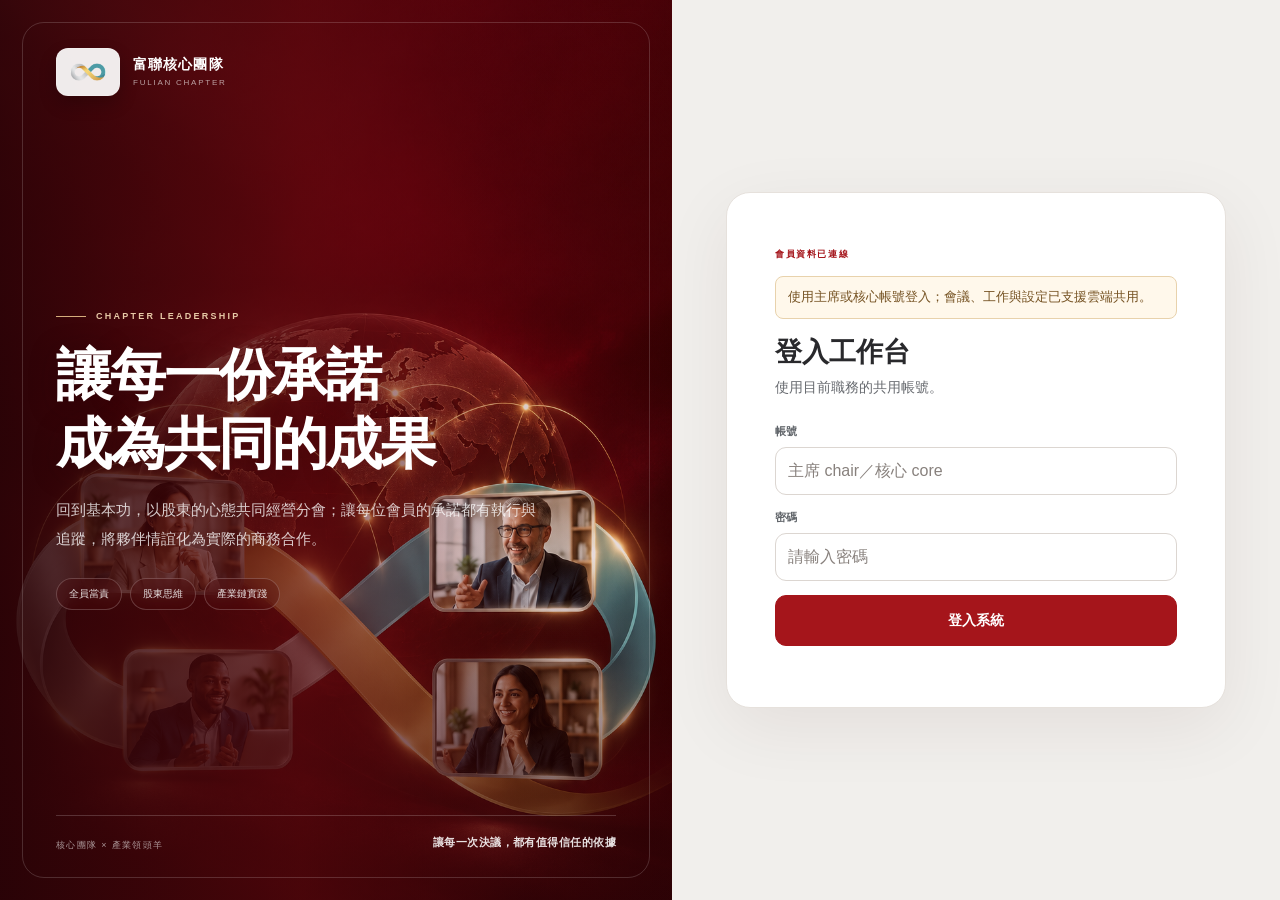
<file: index.html>
<!doctype html>
<html lang="zh-Hant">
<head>
  <meta charset="utf-8">
  <meta name="viewport" content="width=device-width,initial-scale=1">
  <meta name="theme-color" content="#a5151b">
  <meta http-equiv="Content-Security-Policy" content="default-src 'self'; script-src 'self'; style-src 'self'; img-src 'self'; connect-src https://fahrblkukuhgveiptufn.supabase.co; form-action 'none'; base-uri 'none'">
  <title>登入｜富聯核心團隊</title>
  <link rel="icon" href="assets/images/fulian-favicon.png">
  <link rel="stylesheet" href="login.css?v=b92ced8f8048">
  <link rel="stylesheet" href="release-preview.css?v=39c7cad80e09">
  <link rel="stylesheet" href="member-data.css?v=7266a0e99a34">
  <script src="chair-auth.js?v=5dfb48bdd3ec" defer></script><script src="production-login.js?v=5a94853dff09" defer></script>
</head>
<body>
  <main class="login-shell">
    <section class="brand-panel" aria-label="富聯分會">
      <div class="brand-top"><img src="assets/images/fulian-favicon.png" alt="富聯分會標誌"><span class="brand-name"><b>富聯核心團隊</b><small>FULIAN CHAPTER</small></span></div>
      <div class="brand-story">
        <span class="eyebrow">CHAPTER LEADERSHIP</span>
        <h1>讓每一份承諾<br>成為共同的成果</h1>
        <p class="brand-description">回到基本功，以股東的心態共同經營分會；讓每位會員的承諾都有執行與追蹤，將夥伴情誼化為實際的商務合作。</p>
        <div class="brand-tags" aria-label="本屆三大主軸"><span>全員當責</span><span>股東思維</span><span>產業鏈實踐</span></div>
      </div>
      <div class="brand-foot"><span>核心團隊 × 產業領頭羊</span><b>讓每一次決議，都有值得信任的依據</b></div>
    </section>
    <div class="access-panel">
      <section class="login-card" aria-labelledby="panelTitle">
        <span class="preview-label">會員資料已連線</span>
        <p class="release-preview-note">使用主席或核心帳號登入；會議、工作與設定已支援雲端共用。</p>
        <h2 id="panelTitle" tabindex="-1">登入工作台</h2>
        <p class="intro" id="panelIntro">使用目前職務的共用帳號。</p>
        <form id="loginForm">
          <label>帳號<input id="username" autocomplete="username" required placeholder="主席 chair／核心 core"></label>
          <label>密碼<input id="password" type="password" autocomplete="current-password" required placeholder="請輸入密碼"></label>
          <button class="primary" id="loginButton">登入系統</button>
        </form>
        <form id="identityForm" hidden>
          <label><span id="identityLabel">選擇職務</span><select id="identity" required></select></label>
          <p class="empty-note" id="rosterNote" hidden>領頭羊名單尚未設定。</p>
          <button class="primary" id="identityButton">進入工作台</button>
          <button class="secondary" type="button" data-back>返回登入</button>
        </form>
        <p id="loginError" role="alert"></p>
        <noscript><p>請開啟 JavaScript 以登入。</p></noscript>
      </section>
    </div>
  </main>
</body>
</html>
</file>
<file: login.css>
:root{--red:#a5151b;--ink:#29292c;--muted:#686b70;--line:#e6e1dc;--paper:#f1efec;font-family:"Noto Sans TC","PingFang TC","Microsoft JhengHei",sans-serif;color:var(--ink);background:var(--paper)}
*{box-sizing:border-box}body{margin:0;font-size:14px;line-height:1.6}[hidden]{display:none!important}button,input,select{font:inherit}button,summary{touch-action:manipulation}button{cursor:pointer}button:disabled{cursor:not-allowed;opacity:.48}
.login-shell{min-height:100svh;display:grid;grid-template-columns:minmax(440px,1.05fr) minmax(430px,.95fr)}.brand-panel{position:relative;isolation:isolate;overflow:hidden;min-height:100svh;padding:48px 56px;display:flex;flex-direction:column;justify-content:space-between;color:#fff;background:#5e080d url("assets/images/chair-login-global-v1.png") 58% 50%/cover no-repeat}.brand-panel:before{content:"";position:absolute;inset:0;z-index:-1;background:linear-gradient(90deg,rgba(42,3,7,.88) 0%,rgba(87,7,12,.66) 45%,rgba(91,6,11,.14) 78%),linear-gradient(0deg,rgba(31,2,5,.78) 0%,transparent 38%,rgba(48,3,7,.24) 100%)}.brand-panel:after{content:"";position:absolute;inset:22px;z-index:-1;border:1px solid rgba(255,255,255,.16);border-radius:22px;pointer-events:none}.brand-top,.brand-story,.brand-foot{position:relative;z-index:1}.brand-top{display:flex;align-items:center;gap:13px}.brand-mark{width:48px;height:48px;display:grid;place-items:center;border:1px solid rgba(255,255,255,.42);border-radius:14px;background:rgba(255,255,255,.11);backdrop-filter:blur(12px);box-shadow:0 12px 30px rgba(29,1,4,.18);font-size:23px;font-weight:800}.brand-name{display:flex;flex-direction:column;line-height:1.25}.brand-name b{font-size:14px;letter-spacing:.08em}.brand-name small{margin-top:4px;font-size:8px;letter-spacing:.22em;color:rgba(255,255,255,.62)}.brand-story{max-width:570px;margin-top:auto;margin-bottom:auto;padding:58px 0}.brand-story .eyebrow{display:inline-flex;align-items:center;gap:10px;font-size:9px;letter-spacing:.25em;color:#e7c9a6;font-weight:700}.brand-story .eyebrow:before{content:"";width:30px;height:1px;background:#d5ad7c}.brand-story h1{margin:17px 0 18px;font-size:clamp(40px,4.4vw,66px);line-height:1.22;letter-spacing:-.035em;text-shadow:0 5px 30px rgba(34,0,3,.28)}.brand-story p{max-width:490px;margin:0;color:rgba(255,255,255,.78);font-size:15px;line-height:1.9}.brand-tags{display:flex;flex-wrap:wrap;gap:8px;margin-top:25px}.brand-tags span{padding:7px 12px;border:1px solid rgba(255,255,255,.2);border-radius:999px;background:rgba(75,4,9,.28);backdrop-filter:blur(10px);font-size:10px;color:rgba(255,255,255,.86)}.brand-foot{display:flex;align-items:flex-end;justify-content:space-between;gap:25px;padding-top:18px;border-top:1px solid rgba(255,255,255,.18)}.brand-foot span{font-size:9px;letter-spacing:.15em;color:rgba(255,255,255,.58)}.brand-foot b{max-width:245px;text-align:right;font-size:11px;letter-spacing:.04em;color:rgba(255,255,255,.88)}
.access-panel{display:contents}.login-card{width:min(500px,calc(100% - 50px));margin:auto;padding:48px;border-radius:24px;background:#fff;border:1px solid var(--line);box-shadow:0 20px 70px #32111412}
.brand-top img{width:64px;height:48px;flex:0 0 64px;display:block;object-fit:contain;padding:4px 5px;border:1px solid #ffffff26;border-radius:12px;background:rgba(255,255,255,.92);box-shadow:0 8px 18px #0003;backdrop-filter:blur(12px)}
.preview-label{display:inline-block;font-size:11px;color:var(--red);font-weight:600;background:#a5151b09;padding:3px 8px;border-radius:5px}.login-card h2{font-size:27px;line-height:1.4;margin:13px 0 6px;letter-spacing:-.02em}.intro{margin:0 0 26px;color:var(--muted);font-size:14px}
form{display:grid;gap:19px}label{display:grid;gap:7px;font-size:13px;font-weight:600;color:#56595e}input,select{width:100%;min-height:48px;padding:12px 13px;border:1px solid #dcd6d1;border-radius:11px;background:#fff;color:var(--ink);font-size:16px;line-height:1.4}input:disabled{background:#faf9f7;opacity:1;color:var(--muted)}input::placeholder{color:#88817d;font-weight:400}
:focus-visible{outline:3px solid #a5151b60;outline-offset:3px}h2:focus{outline:none}.primary,.secondary{width:100%;min-height:48px;border-radius:11px;padding:12px;font-size:14px;font-weight:600}.primary{background:var(--red);color:white;border:1px solid var(--red);margin-top:5px}.primary:hover:enabled{background:#8c1117}.secondary{background:#fff;color:#56595e;border:1px solid var(--line)}.secondary:hover{background:#f7f5f2}
.preview-controls{margin-top:25px;padding-top:18px;border-top:1px solid var(--line)}.preview-controls p{font-size:12px;color:var(--muted);margin:0 0 8px}summary{cursor:pointer;font-size:13px;color:var(--red);font-weight:600;min-height:44px;padding:10px 0}.preview-roles{display:grid;grid-template-columns:1fr 1fr;gap:8px;padding-top:5px}.preview-roles button{min-height:44px;border:1px solid var(--line);border-radius:9px;background:#fff;color:#56595e}.preview-roles button[aria-pressed=true]{background:#fff5f5;border-color:var(--red);color:var(--red)}.selected-identity{padding:18px;background:#f7f5f2;border:1px solid var(--line);border-radius:12px;margin-bottom:22px}.selected-identity span,.selected-identity strong{display:block}.selected-identity span{font-size:12px;color:var(--muted);margin-bottom:3px}.selected-identity strong{font-size:21px}.empty-note{margin:0;color:var(--muted);font-size:13px}
.preview-label{padding:0;background:none;border-radius:0;font-size:9px;letter-spacing:.18em;font-weight:800}.login-card h2{margin:5px 0 2px;font-size:27px;line-height:1.6;letter-spacing:normal}.intro{margin:0 0 25px}form{gap:14px}label{gap:6px;font-size:11px;font-weight:700;color:#62666b}input,select{padding:12px}.primary{margin-top:0;padding:13px}.preview-controls{margin-top:22px}
@media(max-width:980px){.login-shell{grid-template-columns:minmax(380px,.9fr) minmax(420px,1.1fr)}.brand-panel{padding:40px}.brand-story h1{font-size:43px}}
@media(max-width:820px){.login-shell{display:block}.brand-panel{min-height:420px;padding:34px;background-position:62% 42%}.brand-panel:after{inset:14px}.brand-story{padding:42px 0 34px;max-width:470px}.brand-story h1{font-size:36px}.brand-story p{font-size:13px}.brand-foot{display:none}.login-card{margin:-25px auto 30px;position:relative;z-index:2;padding:28px}}
@media(max-width:480px){.brand-panel{min-height:390px;padding:28px 25px;background-position:66% 40%}.brand-story h1{font-size:31px}.brand-story p{max-width:330px;line-height:1.7}.brand-tags{margin-top:17px}.brand-name b{font-size:12px}.login-card{width:calc(100% - 24px)}}
/* The committee's inline override comes after its stylesheet. Keep that cascade. */
@media(max-width:900px){.login-shell{display:block}.brand-panel{min-height:420px;padding:34px;background-position:62% 42%}.brand-panel:after{inset:14px}.brand-story{padding:42px 0 34px;max-width:540px}.brand-story h1{font-size:36px}.brand-story p{font-size:13px}.brand-foot{display:none}.login-card{margin:-25px auto 30px;position:relative;z-index:2;padding:28px}}
</file>
<file: release-preview.css>
.release-preview-note{margin:12px 0;padding:10px 12px;border:1px solid #e8d2ac;border-radius:8px;background:#fff8eb;color:#755222;font-size:13px;line-height:1.6;overflow-wrap:anywhere}
.release-preview-bar{margin:12px 24px 0;flex-shrink:0}
@media(max-width:640px){.release-preview-bar{margin:10px 12px 0;font-size:12px}}
</file>
<file: member-data.css>
.member-directory{margin-top:14px}.member-directory>summary{cursor:pointer;font-weight:650;padding:10px 0}.member-search{display:grid;gap:6px;max-width:360px;margin:10px 0;font-size:13px}.member-search input{border:1px solid #d9dfe5;border-radius:7px;padding:10px;font:inherit;width:100%}.member-table-scroll{overflow:auto;max-width:100%}.member-table{border-collapse:collapse;width:100%;font-size:13px;white-space:nowrap}.member-table th,.member-table td{padding:10px 12px;border-bottom:1px solid #e8eaed;text-align:right}.member-table th:first-child,.member-table td:nth-child(2){text-align:left}.member-table thead{background:#f4f5f7}.member-table tbody th{font-weight:600}.status-panel{min-width:0}#loginError{color:#a91419;line-height:1.5;font-size:13px}

/* Restore the original chart/legend layout with real read-only data. */
.status-panel .member-donut{background:none}
.status-panel .member-donut:before{display:none}
.member-donut svg{position:absolute;inset:0;width:100%;height:100%}
.member-donut circle{fill:none;stroke-width:22}
.member-ring{stroke:#e6e7e8}
.member-slice.green{stroke:var(--green)}
.member-slice.yellow{stroke:var(--yellow)}
.member-slice.red{stroke:#c94147}
.member-slice.black{stroke:#36393d}
.member-slice.pending{stroke:#9ba6b2}
.member-status-chart .legend i.pending{background:#9ba6b2}
.member-status-chart .legend strong{color:var(--ink)}
.member-status-chart .legend>div{grid-template-columns:10px minmax(45px,1fr) 28px 46px}
.member-status-chart .legend small{display:block;text-align:right}
.member-status-chart .legend strong{text-align:right}
@media(max-width:360px){.status-panel .member-status-chart{flex-direction:column;align-items:center}.member-status-chart .legend{width:100%}}
</file>
<file: dashboard-base.css>
:root{--red:#a91419;--red2:#d62d35;--ink:#25272a;--muted:#747980;--line:#e7e5e2;--bg:#f4f3f0;--paper:#fff;--green:#2e8a61;--yellow:#d49a28;--shadow:0 12px 35px rgba(36,31,25,.06)}*{box-sizing:border-box}html{scroll-behavior:smooth}body{margin:0;background:var(--bg);color:var(--ink);font:400 14px/1.6 "Noto Sans TC",sans-serif}.app-shell{min-height:100vh;display:grid;grid-template-columns:278px minmax(0,1fr)}.sidebar{height:100vh;position:sticky;top:0;background:#242628;color:#fff;padding:22px 17px;display:flex;flex-direction:column;overflow:auto;z-index:40}.brand{display:flex;align-items:center;gap:11px;padding:2px 7px 21px;border-bottom:1px solid #3a3d40}.brand-mark{width:42px;height:42px;border-radius:13px;display:grid;place-items:center;background:linear-gradient(145deg,#df383d,#8f1015);font-size:19px;font-weight:800;box-shadow:0 8px 18px #0003}.brand strong,.brand small{display:block}.brand strong{font-size:15px}.brand small{font-size:11px;color:#9ea2a6}.close-menu{display:none;margin-left:auto;border:0;background:none;color:#fff;font-size:25px}.main-nav{margin-top:15px}.nav-label{margin:18px 11px 7px;color:#777d82;font-size:10px;font-weight:800;letter-spacing:.13em}.nav-item{min-height:43px;padding:8px 10px;border-radius:11px;display:grid;grid-template-columns:29px 1fr auto;align-items:center;gap:7px;color:#b8bdc0;text-decoration:none;cursor:pointer}.nav-item b{font-size:13px;font-weight:600}.nav-item:hover,.nav-item.active,.nav-group[open]>summary{background:#34373a;color:#fff}.nav-item.active{box-shadow:inset 3px 0 var(--red2)}.nav-icon{width:25px;height:25px;border-radius:8px;display:grid;place-items:center;border:1px solid #4b4f52;font-size:10px;font-weight:800}.nav-item.active .nav-icon{background:var(--red);border-color:var(--red)}.nav-item em{min-width:20px;height:20px;border-radius:99px;display:grid;place-items:center;background:#4a3134;color:#f1a7ac;font-size:10px;font-style:normal}.nav-item i{font-style:normal;color:#777}.nav-group summary{list-style:none}.nav-group summary::-webkit-details-marker{display:none}.subnav{margin:3px 0 7px 45px;border-left:1px solid #45494c;padding-left:11px;display:grid}.subnav a{padding:8px 7px;color:#aeb2b5;text-decoration:none;font-size:12px;border-radius:7px}.subnav a:hover{color:#fff;background:#303336}.subnav a.disabled{opacity:.48;cursor:default}.subnav small{font-size:9px;color:#777}.role-tag{border:1px solid #66585a;color:#c7a4a6;border-radius:6px;padding:1px 5px;font-size:9px}.sidebar-foot{margin-top:auto;padding:16px 8px 0;border-top:1px solid #3a3d40;display:flex;align-items:center;gap:10px}.user-avatar{width:35px;height:35px;border-radius:50%;display:grid;place-items:center;background:#efe0d9;color:#8d1820;font-weight:800}.sidebar-foot strong,.sidebar-foot small{display:block}.sidebar-foot strong{font-size:12px}.sidebar-foot small{color:#8e9396;font-size:10px}.sidebar-foot button{margin-left:auto;border:0;background:none;color:#8e9396}.workspace{min-width:0}.topbar{height:72px;position:sticky;top:0;z-index:30;background:#f4f3f0e8;backdrop-filter:blur(16px);border-bottom:1px solid #e3e0dc;display:flex;align-items:center;padding:0 32px}.menu-button{display:none;border:0;background:none;font-size:20px}.page-heading small,.page-heading strong{display:block}.page-heading small{font-size:10px;color:var(--muted)}.page-heading strong{font-size:16px}.top-actions{margin-left:auto;display:flex;align-items:center;gap:12px}.demo-badge{background:#f5e4c7;color:#8a5e19;border-radius:99px;padding:5px 9px;font-size:10px;font-weight:800}.role-switch{display:flex;align-items:center;gap:7px;color:var(--muted);font-size:11px}.role-switch select{border:1px solid #ddd9d4;background:#fff;border-radius:9px;padding:7px 26px 7px 9px;font:600 12px inherit}.notice{width:36px;height:36px;border:1px solid #ddd9d4;border-radius:10px;background:#fff;color:#777;position:relative}.notice span{position:absolute;right:-4px;top:-5px;min-width:17px;height:17px;border-radius:20px;background:var(--red2);color:#fff;font-size:9px;display:grid;place-items:center}.content{max-width:1500px;margin:auto;padding:28px 32px 70px}.month-hero{border-radius:22px;background:linear-gradient(125deg,#761015,#aa151b 64%,#c52327);color:#fff;padding:30px 34px;display:flex;align-items:center;justify-content:space-between;gap:30px;box-shadow:0 18px 42px #8d171c26;position:relative;overflow:hidden}.month-hero:after{content:"07";position:absolute;right:35%;top:-69px;font-size:210px;line-height:1;font-weight:800;color:#fff1}.eyebrow{font-size:9px;letter-spacing:.18em;color:#f2babd;font-weight:800}.month-hero h1{font-size:clamp(28px,3vw,42px);line-height:1.2;margin:7px 0}.month-hero p{margin:0;color:#f0cfd1}.hero-summary{display:flex;position:relative;z-index:1;border:1px solid #ffffff29;background:#ffffff13;border-radius:17px;padding:14px}.hero-summary>div{min-width:112px;padding:3px 17px;border-right:1px solid #ffffff25}.hero-summary>div:last-child{border:0}.hero-summary small,.hero-summary span{display:block;color:#e9c7c9;font-size:10px}.hero-summary strong{font-size:28px}.hero-summary .warning strong{color:#ffd173}.metrics{display:grid;grid-template-columns:repeat(4,1fr);gap:14px;margin:18px 0}.metrics article{background:#fff;border:1px solid var(--line);border-radius:16px;padding:18px;display:flex;align-items:center;gap:13px;box-shadow:var(--shadow)}.metric-icon{width:42px;height:42px;border-radius:13px;display:grid;place-items:center;font-weight:800;background:#f0eded}.metric-icon.members{background:#eee9f7;color:#7259a3}.metric-icon.renewal{background:#f8e9e9;color:var(--red)}.metric-icon.applicant{background:#e9f4ef;color:#247654}.metric-icon.care{background:#fff1d8;color:#9c6716}.metrics small,.metrics strong,.metrics p{display:block}.metrics small{color:var(--muted);font-size:11px}.metrics strong{font-size:25px;line-height:1.2}.metrics p{font-size:10px;color:#8b9095;margin:3px 0 0}.dashboard-grid{display:grid;grid-template-columns:minmax(0,1.12fr) minmax(370px,.88fr);gap:16px}.panel{background:#fff;border:1px solid var(--line);border-radius:18px;padding:22px;box-shadow:var(--shadow)}.panel-head{display:flex;align-items:flex-start;gap:15px;margin-bottom:18px}.panel-head>div:first-child{margin-right:auto}.panel-head small{font-size:9px;letter-spacing:.13em;color:#a4a0a0;font-weight:800}.panel-head h2{font-size:18px;margin:2px 0}.panel-head button,.panel-head>span{border:0;background:none;color:var(--red);font:700 11px inherit;padding:6px;cursor:pointer}.status-body{display:flex;align-items:center;gap:36px;padding:4px 16px 14px}.donut{width:160px;height:160px;flex:0 0 160px;border-radius:50%;display:grid;place-items:center;background:conic-gradient(var(--green) 0 51%,var(--yellow) 51% 81%,#c94147 81% 94%,#36393d 94%);position:relative}.donut:before{content:"";position:absolute;inset:22px;background:#fff;border-radius:50%}.donut div{position:relative;text-align:center}.donut strong,.donut span{display:block}.donut strong{font-size:31px;line-height:1.1}.donut span{font-size:10px;color:var(--muted)}.legend{flex:1;display:grid;gap:9px}.legend>div{display:grid;grid-template-columns:10px 1fr 30px 36px;gap:8px;align-items:center;border-bottom:1px solid #f0eeeb;padding:6px 0}.legend i{width:8px;height:8px;border-radius:50%}.legend i.green{background:var(--green)}.legend i.yellow{background:var(--yellow)}.legend i.red{background:#c94147}.legend i.black{background:#36393d}.legend span{font-size:12px}.legend strong{font-size:14px}.legend small{font-size:10px;color:var(--muted)}.panel-note{background:#f7f5f2;border-radius:11px;padding:11px 13px;font-size:11px}.panel-note b{color:var(--red);margin-right:8px}.panel-note span{color:#696d72}.timeline{list-style:none;padding:0;margin:0}.timeline li{display:grid;grid-template-columns:55px 1fr auto;gap:13px;align-items:center;padding:11px 0;border-bottom:1px solid #efedea}.timeline li:last-child{border:0}.timeline time{border-right:1px solid var(--line);font-size:9px;color:var(--muted)}.timeline time b{display:block;font-size:21px;line-height:1;color:var(--ink)}.timeline strong{display:block;font-size:12px}.timeline p{margin:2px 0;color:var(--muted);font-size:10px}.timeline li>span{font-size:9px;border-radius:99px;background:#f1f0ed;color:#777;padding:4px 7px}.timeline .urgent>span{background:#fae4e4;color:#a21e25}.timeline .urgent time b{color:var(--red)}.cases-panel{margin-top:16px;padding-bottom:14px}.filters{display:flex;gap:4px}.filters button{border:1px solid transparent!important;border-radius:8px!important;color:#777!important}.filters button.active{background:#f8e9e9!important;color:var(--red)!important}.case-row{display:grid;grid-template-columns:1.3fr .9fr 1fr .55fr .8fr;gap:12px;align-items:center;padding:13px 10px;border-top:1px solid #efedea}.case-row.header{padding-top:7px;border:0;background:#f7f6f4;border-radius:9px;color:#8b8e92;font-size:10px}.case-row>div:first-child{display:grid;grid-template-columns:auto 1fr;column-gap:9px;align-items:center}.case-row>div:first-child strong{font-size:12px}.case-row>div:first-child small{grid-column:2;color:var(--muted);font-size:10px}.case-type{grid-row:1/3;border-radius:7px;padding:5px 7px;font-size:9px}.renewal-type{background:#f7e5e6;color:#a71a22}.care-type{background:#e6f0f7;color:#2b6c9f}.new-type{background:#e4f2eb;color:#287251}.status-pill{justify-self:start;border-radius:99px;padding:5px 8px;font-size:9px}.status-pill.amber{background:#fff0d4;color:#91611c}.status-pill.blue{background:#e6f0f7;color:#2b6c9f}.status-pill.gray{background:#efefed;color:#686b6e}.people{display:flex;align-items:center}.people i,.avatar-stack i{width:27px;height:27px;border:2px solid #fff;border-radius:50%;display:grid;place-items:center;background:#ece2df;color:#7b292d;font-size:9px;font-style:normal;font-weight:800;margin-left:-5px}.people i:first-child{margin-left:0}.people i.empty{background:#f5f4f1;color:#999}.people small{font-size:9px;color:var(--muted);margin-left:6px}.case-row time{font-size:11px}.case-row time.due{color:var(--red);font-weight:800}.case-row>a,.case-row>button{justify-self:start;border:0;border-radius:8px;padding:7px 9px;background:#f5e8e8;color:var(--red);font:700 10px inherit;text-decoration:none;cursor:pointer}.view-all{display:block;margin:12px auto 0;border:0;background:none;color:var(--red);font:700 11px inherit}.lower-grid{display:grid;grid-template-columns:1.15fr .85fr .7fr;gap:16px;margin-top:16px}.date-chip{background:#f5e8e8!important;color:var(--red)!important;border-radius:8px;padding:5px 8px!important}.meeting-list{display:grid}.meeting-list label{display:flex;align-items:center;gap:10px;padding:9px 0;border-top:1px solid #efedea}.meeting-list input{width:17px;height:17px;accent-color:var(--green)}.meeting-list span{flex:1}.meeting-list b,.meeting-list small{display:block}.meeting-list b{font-size:11px}.meeting-list small{font-size:9px;color:var(--muted)}.meeting-list em{font-style:normal;font-size:9px;color:#888}.committee-summary{display:grid;grid-template-columns:repeat(3,1fr);gap:7px}.committee-summary div{background:#f6f4f1;border-radius:10px;padding:10px;text-align:center}.committee-summary strong,.committee-summary small{display:block}.committee-summary strong{font-size:21px}.committee-summary small{font-size:9px;color:var(--muted)}.workload{margin-top:15px;display:grid;grid-template-columns:1fr auto;align-items:center;font-size:10px}.workload b{color:var(--red)}.workload i,.mini-progress i{grid-column:1/3;height:6px;background:#eeeae6;border-radius:99px;overflow:hidden;margin-top:6px}.workload em,.mini-progress em{display:block;width:64%;height:100%;background:var(--red);border-radius:99px}.assignment{display:flex;align-items:center;margin-top:14px}.avatar-stack{display:flex}.assignment p{font-size:9px;color:var(--muted);margin-left:9px}.learning-panel{background:linear-gradient(145deg,#2b2d30,#222426);color:#fff}.learning-panel>small{color:#e6a8aa;font-size:9px}.learning-panel h2{margin:4px 0}.learning-panel p{font-size:10px;color:#b4b7b9}.mini-progress{display:grid;grid-template-columns:1fr auto;font-size:9px;margin:14px 0}.mini-progress i{background:#484b4e}.mini-progress em{width:0;background:#dc3a40}.learning-panel a{display:block;color:#fff;text-decoration:none;font-size:11px;font-weight:700}.scrim{display:none}.committee-mode .vp-only,.committee-mode .vp-only-card{display:none}
@media(max-width:1180px){.app-shell{grid-template-columns:245px 1fr}.dashboard-grid{grid-template-columns:1fr}.lower-grid{grid-template-columns:1fr 1fr}.learning-panel{grid-column:1/3}.month-hero{align-items:flex-start;flex-direction:column}.hero-summary{align-self:stretch}.hero-summary>div{flex:1}.case-row{grid-template-columns:1.25fr .9fr 1fr .6fr}.case-row>*:last-child{grid-column:2/5}.case-row.header span:last-child{display:none}}
@media(max-width:800px){.app-shell{display:block}.sidebar{position:fixed;left:0;width:min(86vw,310px);transform:translateX(-100%);transition:.25s}.sidebar.open{transform:none}.close-menu,.menu-button{display:block}.topbar{height:64px;padding:0 15px}.page-heading{margin-left:8px}.role-switch{font-size:0}.content{padding:16px 13px 55px}.metrics{grid-template-columns:1fr 1fr}.status-body{padding:0;gap:18px}.lower-grid{grid-template-columns:1fr}.learning-panel{grid-column:auto}.scrim.show{display:block;position:fixed;inset:0;background:#0007;z-index:35}.month-hero{padding:24px}.hero-summary{overflow:auto}.hero-summary>div{min-width:100px}.case-table{overflow:auto}.case-row{min-width:760px}.filters{display:none}}
@media(max-width:520px){.demo-badge,.notice{display:none}.month-hero h1{font-size:27px}.month-hero p{font-size:12px}.metrics{gap:9px}.metrics article{padding:13px;gap:9px}.metric-icon{width:36px;height:36px}.metrics strong{font-size:21px}.status-body{align-items:flex-start}.donut{width:125px;height:125px;flex-basis:125px}.donut:before{inset:18px}.legend>div{grid-template-columns:9px 1fr 22px}.legend small{display:none}.panel{padding:17px}.hero-summary>div{padding:2px 11px}}
@media(prefers-reduced-motion:reduce){*{transition:none!important;scroll-behavior:auto!important}}
.committee-mode .dashboard-grid{grid-template-columns:1fr}
</file>
<file: announcement-board.css>
.announcement-board {
  margin: 18px 0;
  padding: 0;
  overflow: hidden;
}

.announcement-head {
  display: flex;
  align-items: center;
  gap: 16px;
  padding: 20px 22px;
  border-bottom: 1px solid var(--line);
}

.announcement-head > div { margin-right: auto; }
.announcement-head small { color: #a4a0a0; font-size: 9px; font-weight: 800; letter-spacing: .13em; }
.announcement-head h2 { margin: 2px 0; font-size: 18px; }

.announcement-head > span {
  padding: 6px 10px;
  border-radius: 999px;
  background: #f5e8e8;
  color: var(--red);
  font-size: 10px;
  font-weight: 800;
}

.announcement-layout {
  display: grid;
  grid-template-columns: minmax(300px, .75fr) minmax(0, 1.25fr);
  min-height: 210px;
}

.announcement-compose {
  padding: 20px 22px;
  background: #faf9f7;
  border-right: 1px solid var(--line);
}

.announcement-compose label { display: block; color: var(--muted); font-size: 11px; font-weight: 700; }

.announcement-compose textarea {
  width: 100%;
  min-height: 106px;
  margin-top: 8px;
  padding: 13px 14px;
  resize: vertical;
  border: 1px solid #ddd8d4;
  border-radius: 12px;
  background: #fff;
  color: var(--ink);
  font: 500 13px/1.7 "Noto Sans TC", sans-serif;
  outline: none;
}

.announcement-compose textarea:focus { border-color: #bd7377; box-shadow: 0 0 0 3px #a9141912; }

.announcement-compose footer {
  display: flex;
  align-items: center;
  gap: 10px;
  margin-top: 10px;
}

.announcement-compose footer small { color: var(--muted); font-size: 9px; }
.announcement-compose footer span { margin-left: auto; color: #a5a0a0; font-size: 9px; }

.announcement-compose button {
  border: 0;
  border-radius: 10px;
  padding: 9px 14px;
  background: var(--red);
  color: #fff;
  font: 800 11px "Noto Sans TC", sans-serif;
  cursor: pointer;
}

.announcement-list { display: grid; align-content: start; max-height: 330px; overflow: auto; }

.announcement-item {
  display: grid;
  grid-template-columns: 38px minmax(0, 1fr) auto;
  gap: 12px;
  padding: 17px 20px;
  border-bottom: 1px solid #efedea;
}

.announcement-item:last-child { border-bottom: 0; }
.announcement-avatar { width: 38px; height: 38px; border-radius: 12px; display: grid; place-items: center; background: #f3e3e1; color: var(--red); font-weight: 900; }
.announcement-meta { display: flex; align-items: baseline; gap: 7px; }
.announcement-meta strong { font-size: 12px; }
.announcement-meta span, .announcement-meta time { color: var(--muted); font-size: 9px; }
.announcement-item p { margin: 5px 0 0; white-space: pre-wrap; overflow-wrap: anywhere; color: #4e4b4d; font-size: 12px; line-height: 1.7; }

.announcement-delete {
  align-self: start;
  border: 0;
  background: none;
  color: #aaa3a3;
  font: 700 10px "Noto Sans TC", sans-serif;
  cursor: pointer;
}

.announcement-delete:hover { color: var(--red); }
.announcement-empty { padding: 54px 20px; text-align: center; color: var(--muted); }
.announcement-empty b { display: block; margin-bottom: 4px; color: var(--ink); font-size: 15px; }

@media (max-width: 850px) {
  .announcement-layout { grid-template-columns: 1fr; }
  .announcement-compose { border-right: 0; border-bottom: 1px solid var(--line); }
}

@media (max-width: 560px) {
  .announcement-head { align-items: flex-start; }
  .announcement-item { grid-template-columns: 36px minmax(0, 1fr); }
  .announcement-delete { grid-column: 2; justify-self: start; padding: 0; }
  .announcement-compose footer { flex-wrap: wrap; }
  .announcement-compose footer span { order: 3; width: 100%; margin-left: 0; }
}
</file>
<file: dashboard.css>
/* The committee dashboard is the visual base; this file adapts the chair workflow. */
body{font-family:"Noto Sans TC","PingFang TC","Microsoft JhengHei",sans-serif}button,input,select,textarea{font:inherit}button,a{touch-action:manipulation}button{cursor:pointer}button:disabled{cursor:not-allowed;opacity:.5}[hidden]{display:none!important}:focus-visible{outline:3px solid #b9495077;outline-offset:3px}h2,h3{overflow-wrap:anywhere}a{color:var(--red)}.skip-link{position:fixed;top:-70px;left:15px;z-index:150;background:white;padding:12px}.skip-link:focus{top:10px}
.brand img{width:56px;height:42px;object-fit:contain;background:#f7f5f2;border-radius:12px;padding:4px 5px;flex:0 0 56px}.brand-words{min-width:0}.sidebar{overflow-y:auto}.sidebar-foot{margin-top:auto;padding-top:16px}.main-nav{padding-bottom:30px}.sidebar-foot .user-avatar{flex-shrink:0}.sidebar-foot button{min-height:44px;cursor:pointer;color:#b8bdc0}.identity-words{min-width:0}.identity-words strong{overflow-wrap:anywhere}.menu-button{display:block;width:36px;height:36px;border-radius:9px;margin-right:12px;color:#62666b}.menu-button:hover{background:#e9e6e2}.notice{display:grid;place-items:center;cursor:pointer}.notice svg{width:18px;height:18px;fill:none;stroke:currentColor;stroke-width:1.7;stroke-linecap:round}.top-actions button{white-space:nowrap}.guide-help-button{display:flex;align-items:center;gap:6px;background:#fff;border:1px solid #ddd9d4;border-radius:9px;padding:7px 10px;color:#5e6166;font-size:11px;min-height:36px}.guide-icon{display:grid;place-items:center;border:1px solid #9b9995;border-radius:50%;width:17px;height:17px;font-size:11px}.release-trigger{border:1px solid #e3d6d7;background:#fff7f7;color:var(--red);border-radius:9px;padding:7px 9px;font-weight:700;font-size:10px;min-height:36px}.role-switch{max-width:230px;gap:5px}.role-switch b{color:var(--ink)}.role-detail{font-size:10px}.page-heading{min-width:85px}.top-actions{gap:10px}
.app-shell.compact{grid-template-columns:84px minmax(0,1fr)}.compact .sidebar{padding-left:10px;padding-right:10px}.compact .brand{padding:2px 0 21px;justify-content:center}.compact .brand img{width:45px;flex-basis:45px}.compact .brand-words,.compact .nav-item b,.compact .nav-item em,.compact .identity-words,.compact .user-avatar{display:none}.compact .nav-item{display:flex;justify-content:center;min-height:43px}.compact .nav-label{font-size:9px;letter-spacing:0;text-align:center;margin:17px 0 7px}.compact .sidebar-foot{padding-left:0;padding-right:0;justify-content:center}.compact .sidebar-foot button{margin:0;font-size:11px}
.content{display:grid;gap:18px}.month-hero:after{content:none}.month-hero h1{font-size:clamp(27px,2.5vw,38px)}.hero-summary>div{min-width:98px}.announcement-board,.cases-panel{margin:0}.announcement-board{padding:0}.announcement-head h2{margin:2px 0}.announcement-compose textarea{font-family:inherit}.announcement-compose button{font-family:inherit;min-height:40px}.announcement-empty{display:grid;place-content:center;height:100%;min-height:180px}.announcement-item{grid-template-columns:36px minmax(0,1fr)}.announcement-meta{flex-wrap:wrap}.announcement-item p{overflow-wrap:anywhere}.status-panel .panel-head{margin-bottom:12px}.empty-donut{background:#eeeae6}.legend strong,.legend small{color:#8d9196}.connection-label{color:#8b8171!important;background:#f5f2ed!important;border-radius:99px;font-size:10px!important;padding:5px 10px!important;cursor:default!important}.status-body{max-width:720px;gap:40px}.panel-note{margin-top:10px}.panel-head{align-items:center}.panel-head .primary{background:var(--red);color:#fff;border:0;white-space:nowrap}.primary,.secondary{border:0;border-radius:10px;min-height:42px;padding:10px 15px;font-size:12px;font-weight:600}.primary{background:var(--red);color:#fff}.primary:hover{background:#901217}.secondary{background:#f0eeeb;color:#555}.small-button{min-height:36px!important;padding:8px 12px!important;font-size:11px!important}.text-button{background:none;border:0;color:var(--red);font-size:12px;min-height:36px;padding:7px 4px}.muted{color:var(--muted)}.tiny{font-size:11px}.empty-state{text-align:center;padding:30px 15px;color:var(--muted);font-size:12px}.empty-state strong{display:block;color:#53565b;margin-bottom:4px;font-size:14px}.list-tools{display:flex;gap:12px;align-items:center;flex-wrap:wrap;margin-bottom:14px}.list-tools input,.list-tools select{min-height:38px;border:1px solid #ddd8d4;border-radius:9px;padding:8px 11px;font-size:12px;background:#fff;max-width:100%}.list-tools input{width:240px}.filters{flex-wrap:wrap}.filters button{min-height:36px;padding:6px 9px;font-size:11px;background:none;cursor:pointer;border:0}.record-header,.record-row{display:grid;grid-template-columns:minmax(0,2fr) .7fr 1fr .85fr .55fr;gap:14px;align-items:center;padding:14px 10px}.record-header{background:#f7f6f4;border-radius:9px;color:#8b8e92;font-size:10px;padding-top:9px;padding-bottom:9px}.record-row{border-bottom:1px solid #efedea;font-size:12px}.record-row:last-child{border-bottom:0}.record-title{min-width:0}.record-title strong{display:block;overflow-wrap:anywhere}.record-title small{display:block;color:var(--muted);font-size:10px;margin-top:3px;overflow-wrap:anywhere}.record-row>button{justify-self:end;font-size:11px;background:#f5e8e8;color:var(--red);border:0;border-radius:8px;padding:8px 10px;min-height:36px}.record-row time{font-size:11px}.record-row time.overdue{color:var(--red)}.pill{padding:4px 8px;border-radius:99px;background:#efefed;color:#686b6e;font-size:10px;justify-self:start;white-space:nowrap}.pill.progress{background:#e6f0f7;color:#2b6c9f}.pill.help{background:#fff0d4;color:#91611c}.pill.done{background:#e5f2ea;color:#26734d}
.calendar-tools{display:flex;gap:6px}.calendar-tools button{min-width:34px;min-height:34px!important;border:1px solid #e7e5e2!important;border-radius:8px;font-size:13px!important;background:white!important}.calendar-title{display:flex;justify-content:space-between;gap:12px;margin-bottom:14px}.calendar-title>strong{font-size:17px}.calendar-legend{display:flex;gap:13px;align-items:center;color:var(--muted);font-size:10px}.calendar-legend span:before{content:"";width:6px;height:6px;background:#8f8a85;display:inline-block;border-radius:50%;margin-right:5px}.calendar-layout{display:grid;grid-template-columns:minmax(0,1fr) 215px;gap:18px}.calendar-grid{display:grid;grid-template-columns:repeat(7,minmax(0,1fr));gap:1px;background:#e9e5e0;border:1px solid #e9e5e0;border-radius:11px;overflow:hidden}.weekday{background:#f7f5f2;color:var(--muted);text-align:center;font-size:11px;padding:8px}.calendar-day{background:white;min-height:83px;padding:7px 5px;text-align:left;vertical-align:top;border:0;color:#50545a;display:flex;flex-direction:column;gap:3px;min-width:0;cursor:pointer}.calendar-day.outside{background:#faf9f7;color:#c8c4bf}.calendar-day.selected{box-shadow:inset 0 0 0 2px #a91419;background:#fff7f7}.calendar-day.today>.day-number{background:#a91419;color:#fff;border-radius:50%;width:23px;height:23px;text-align:center}.day-number{font-size:11px;line-height:23px}.day-tag{max-width:100%;overflow:hidden;text-overflow:ellipsis;white-space:nowrap;font-size:9px;background:#f7e8e8;color:#9c252b;padding:2px 4px;border-radius:4px}.day-agenda{border-left:1px solid var(--line);padding-left:18px}.day-agenda h3{font-size:14px;margin:0 0 12px}.agenda-entry{display:block;width:100%;text-align:left;border:1px solid #ebe5df;border-radius:9px;background:#faf9f7;padding:10px;margin-bottom:8px;color:var(--ink)}.agenda-entry strong{display:block;font-size:12px;overflow-wrap:anywhere}.agenda-entry small{display:block;font-size:10px;color:var(--muted);margin-top:3px}.day-actions{display:flex;gap:14px}.day-more{font-size:9px;color:var(--muted)}
.notification-panel{position:absolute;right:25px;top:63px;width:min(360px,calc(100vw - 26px));max-height:70vh;overflow:auto;background:white;border:1px solid var(--line);border-radius:15px;box-shadow:0 20px 55px #25252525;padding:18px}.notification-panel header{display:flex;align-items:center;justify-content:space-between;gap:10px}.notification-panel header strong{font-size:15px}.notice-item{display:block;width:100%;background:#faf7f5;border:1px solid var(--line);border-radius:9px;padding:12px;text-align:left;margin-top:8px;color:var(--ink)}.notice-item strong{display:block;font-size:12px}.notice-item small{font-size:10px;color:var(--muted)}
dialog{border:1px solid var(--line);padding:0;border-radius:20px;box-shadow:0 30px 80px #0004;width:min(640px,calc(100vw - 28px));max-height:calc(100svh - 36px);overflow:auto;color:var(--ink)}dialog::backdrop{background:#19171788;backdrop-filter:blur(3px)}.dialog-head{display:flex;align-items:center;justify-content:space-between;gap:20px;padding:22px 25px 17px;border-bottom:1px solid var(--line)}.dialog-head h2{font-size:21px;margin:2px 0}.dialog-head small{font-size:10px;color:var(--red)}.icon-button{background:#f4f1ef;border:0;border-radius:50%;width:36px;height:36px;font-size:24px;color:#777;flex-shrink:0}#editorForm{padding:22px 25px}.editor-fields{display:grid;grid-template-columns:1fr 1fr;gap:15px}.editor-fields label{display:grid;gap:6px;color:#5f6265;font-size:12px;font-weight:600}.editor-fields .full{grid-column:1/-1}.editor-fields input,.editor-fields select,.editor-fields textarea{width:100%;padding:11px 12px;border:1px solid #dcd8d4;border-radius:10px;background:#fff;color:var(--ink);font:inherit;font-size:14px;min-height:44px}.editor-fields textarea{min-height:110px;resize:vertical}.dialog-foot{display:flex;align-items:center;gap:8px;margin-top:20px}.dialog-foot>span{flex:1}.source-note{grid-column:1/-1;font-size:11px;color:var(--muted);border-radius:10px;background:#f7f5f2;padding:12px}.history-line{font-size:10px;margin-top:6px;color:var(--muted)}.error{color:#a91419;font-size:12px}.error:empty{display:none}.help-content{padding:20px 25px;font-size:13px;line-height:1.9}.help-content ul{padding-left:20px}.help-content h3{margin:0 0 10px}.help-content li{margin-bottom:10px}.settings-row{display:flex;align-items:center;justify-content:space-between;gap:20px;border-top:1px solid var(--line);padding:18px 0}.settings-row h3{margin:0;font-size:15px}.settings-row p{font-size:12px}.release-copy{max-width:780px;font-size:13px;line-height:1.9}.resource-item{display:flex;align-items:center;justify-content:space-between;gap:12px;padding:15px 0;border-top:1px solid var(--line)}.resource-item a{font-size:14px;overflow-wrap:anywhere}.resource-item small{display:block;color:var(--muted);font-size:11px}.storage-alert{padding:12px 32px;background:#fff0dc;color:#8c391c;font-size:12px}.toast{position:fixed;left:50%;bottom:24px;transform:translateX(-50%);border-radius:10px;padding:11px 17px;background:#282626;color:white;font-size:12px;z-index:120;max-width:90vw}.scrim{border:0}
@media(max-width:1180px){.topbar{padding:0 22px}.role-detail,.local-label{display:none}.calendar-layout{grid-template-columns:minmax(0,1fr) 180px}.hero-summary{width:100%}.hero-summary>div{min-width:0}}
@media(max-width:1000px){.calendar-layout{grid-template-columns:1fr}.day-agenda{border-left:0;padding:15px 0 0;border-top:1px solid var(--line)}#dayList{display:flex;gap:8px;flex-wrap:wrap}.agenda-entry{width:auto;min-width:160px;max-width:100%}.announcement-layout{grid-template-columns:1fr}.announcement-compose{border-right:0;border-bottom:1px solid var(--line)}.role-switch .tool-label{display:none}}
@media(max-width:800px){.app-shell.compact{display:block}.sidebar{height:100svh}.compact .sidebar{padding:22px 17px}.compact .brand-words,.compact .nav-item b,.compact .nav-item em,.compact .identity-words,.compact .user-avatar{display:block}.compact .nav-item{display:grid}.compact .nav-label{text-align:left;margin:18px 11px 7px;font-size:10px}.topbar{height:auto;min-height:64px;padding:10px 13px;flex-wrap:wrap;gap:7px}.menu-button{margin-right:0}.page-heading{margin-left:0}.page-heading strong{font-size:14px}.page-heading small{font-size:9px}.top-actions{gap:7px}.role-switch{font-size:11px}.guide-help-button{min-height:36px;padding:6px 8px}.guide-help-button .tool-label{display:none}.notification-panel{right:12px;top:60px}.notice{display:grid}.release-trigger{font-size:10px}.month-hero{padding:24px}.hero-summary{padding:10px}.hero-summary>div{min-width:0;padding:2px 10px}.hero-summary strong{font-size:25px}.hero-summary small{font-size:9px}.content{gap:15px}.filters{display:flex}.list-tools{display:grid;grid-template-columns:1fr}.list-tools input{width:100%}.record-header{display:none}.record-row{grid-template-columns:minmax(0,1fr) auto;gap:9px;padding:15px 0}.record-title{grid-column:1}.record-row .pill{grid-column:2;grid-row:1;justify-self:end}.record-row .record-owner{font-size:11px}.record-row time{grid-column:1}.record-row>button{grid-column:2;grid-row:2/4}.calendar-day{min-height:67px;padding:5px 3px}.calendar-title{flex-wrap:wrap}.status-body{gap:18px}.panel-head{gap:10px}.panel-head h2{font-size:17px}.editor-fields{grid-template-columns:1fr}.editor-fields .full{grid-column:auto}.dialog-foot{flex-wrap:wrap}.dialog-foot #meetingToTask{width:100%;text-align:left}.dialog-head,#editorForm{padding:18px}.settings-row{flex-wrap:wrap}}
@media(max-width:450px){.top-actions{width:100%;margin-left:0;justify-content:flex-end}.topbar{column-gap:8px}.guide-help-button .tool-label{display:inline}.role-switch{margin-right:auto;order:-1}.page-heading{flex:1}.hero-summary span{font-size:9px}.announcement-head{padding:17px}.announcement-compose{padding:17px}.announcement-head>span{font-size:9px}.donut{width:112px;height:112px;flex-basis:112px}.status-body{gap:15px}.legend span{font-size:11px}.day-tag{font-size:8px;max-width:39px}.calendar-legend{gap:9px}.calendar-day{min-height:69px}.panel{padding:17px}.announcement-board{padding:0}.notification-panel{top:108px}.brand strong{font-size:14px}}



/* Calendar categories share one palette across legend, date tags and daily entries. */
.calendar-panel [data-calendar-kind="task"]{--category-ink:#9a4c0b;--category-bg:#fff2df;--category-accent:#c86b12}
.calendar-panel [data-calendar-kind="meeting"]{--category-ink:#1d56a1;--category-bg:#eaf2ff;--category-accent:#3478ce}
.calendar-panel [data-calendar-kind="regular"]{--category-ink:#13644b;--category-bg:#e5f4ed;--category-accent:#238665}
.calendar-panel [data-calendar-kind="training"]{--category-ink:#6d3da0;--category-bg:#f2eafa;--category-accent:#8856b7}
.calendar-legend{flex-wrap:wrap;gap:7px}
.calendar-legend span{display:inline-flex;align-items:center;white-space:nowrap;padding:4px 7px;border-radius:6px;background:var(--category-bg);color:var(--category-ink);font-size:11px;font-weight:600}
.calendar-legend span:before{background:var(--category-accent);width:7px;height:7px;flex:none}
.day-tag[data-calendar-kind]{background:var(--category-bg);color:var(--category-ink);border-left:3px solid var(--category-accent);font-size:10px}
.agenda-entry[data-calendar-kind]{background:var(--category-bg);color:var(--category-ink);border-color:var(--category-bg);border-left:3px solid var(--category-accent)}
.agenda-entry[data-calendar-kind] small{color:var(--category-ink)}
.day-tag.cancelled,.agenda-entry.cancelled strong{text-decoration:line-through}
@media(max-width:450px){.day-tag[data-calendar-kind]{font-size:9px;max-width:100%;padding:2px 3px;border-left-width:2px}.calendar-legend{gap:5px}.calendar-legend span{padding:4px 6px}}

/* D91: hide the full desktop sidebar so the workspace receives its width. */
@media(min-width:801px){.app-shell.compact{grid-template-columns:minmax(0,1fr)}.app-shell.compact .sidebar{display:none}}
#toggleSidebar{display:inline-flex;align-items:center;justify-content:center;gap:7px;width:auto;min-width:36px;padding:0 10px;flex-shrink:0}
#toggleSidebar .sidebar-toggle-label{font-size:12px;font-weight:600;white-space:nowrap}
@media(max-width:800px){#toggleSidebar .sidebar-toggle-label{display:none}}

/* Power of One: one source meeting, compact shared focus on the home page. */
.power-panel{border-top:3px solid #8d344d;padding:22px 26px;min-width:0}.power-head{display:flex;align-items:center;justify-content:space-between;gap:14px}.power-head h2{margin:0;font-size:19px}.power-head>div{display:flex;gap:14px;align-items:center}.power-head a,.power-head button,.power-source{color:#89344d;font-size:12px;text-decoration:none}.power-head button{border:1px solid #e2cad2;background:#fcf7f9;border-radius:7px;padding:8px 12px}.power-card{padding:20px 0 4px;min-width:0}.power-card+.power-card{border-top:1px solid #eee3e7;margin-top:18px}.power-meta{display:flex;gap:12px;align-items:center;flex-wrap:wrap;color:#74808e;font-size:12px}.power-meta>span{background:#f5e9ee;color:#89344d;border-radius:5px;padding:4px 8px}.power-card h3{font-size:23px;line-height:1.5;margin:12px 0 8px;overflow-wrap:anywhere}.power-action{white-space:pre-wrap;overflow-wrap:anywhere;color:#4e5e6d;font-size:14px;line-height:1.85;margin:0 0 16px}.power-source{display:inline-block;overflow-wrap:anywhere}.power-empty{color:#7e8996;font-size:14px;margin:22px 0 4px}.power-archive{margin-top:20px;border-top:1px solid #eee7ea;padding-top:14px}.power-archive summary{font-size:12px;color:#687587;cursor:pointer}.power-past{display:flex;gap:12px;justify-content:space-between;flex-wrap:wrap;padding:12px 0;text-decoration:none;color:#546174;font-size:12px}.power-past strong{overflow-wrap:anywhere}.power-past span{color:#7d8694}.power-editor{display:grid;gap:20px;max-width:900px}.power-editor>label,.power-dates label{display:grid;gap:9px;font-size:13px;color:#536171}.power-editor input:not([type=checkbox]),.power-editor textarea{width:100%;min-width:0;box-sizing:border-box}.power-editor textarea{resize:vertical;line-height:1.8}.power-dates{display:grid;grid-template-columns:1fr 1fr;gap:16px}.power-editor .power-publish{display:flex;align-items:center;gap:9px}.power-publish input{accent-color:#89344d}.power-editor p{margin:0;line-height:1.8}.power-head a:focus-visible,.power-source:focus-visible{outline:2px solid #89344d;outline-offset:4px}
@media(max-width:600px){.power-panel{padding:18px 16px}.power-head{align-items:flex-start;flex-direction:column;gap:12px}.power-head h2{font-size:18px}.power-card h3{font-size:20px}.power-dates{grid-template-columns:1fr}.power-past{flex-direction:column;gap:5px}}

.kpi-panel{padding:22px 26px;min-width:0}.kpi-head{display:flex;justify-content:space-between;align-items:center;gap:14px}.kpi-term{font-size:11px;color:#7e7278;letter-spacing:.04em}.kpi-head h2{font-size:19px;margin:5px 0 0}.kpi-foot{display:flex;justify-content:space-between;align-items:center;gap:10px;color:#8a8389;font-size:11px}.kpi-foot button{font-size:11px}#termKpiEditor{width:min(780px,calc(100vw - 28px))}#termKpiForm{padding:18px 25px 0}.kpi-inputs{display:grid;grid-template-columns:repeat(3,minmax(0,1fr));gap:18px 16px;margin:20px 0}.kpi-inputs label{font-size:12px;color:#5c6570;min-width:0}.kpi-inputs label>span{display:flex;align-items:center;gap:8px;margin-top:7px}.kpi-inputs input{width:100%;min-width:0;font:inherit;font-size:15px;padding:10px;border:1px solid #dcd8d4;border-radius:7px}.kpi-inputs b{font-size:12px;font-weight:400;color:#7d7c85}.kpi-history{margin:18px 0;font-size:12px;color:#6a727b}.kpi-history summary{cursor:pointer}.kpi-history label{display:grid;gap:8px;margin-top:12px}.kpi-history select{max-width:100%;padding:8px;border:1px solid #ddd;border-radius:6px}.kpi-history-grid{display:grid;grid-template-columns:repeat(3,minmax(0,1fr));gap:12px;margin:14px 0}.kpi-history-grid dt{font-size:11px}.kpi-history-grid dd{margin:5px 0;overflow-wrap:anywhere}.kpi-history-grid dd span{padding-left:4px}.kpi-actions{position:sticky;bottom:0;background:white;padding:15px 0;display:flex;justify-content:flex-end;align-items:center;gap:10px;border-top:1px solid #eee}.kpi-actions>span{margin-right:auto;font-size:11px;color:#86818a}.kpi-actions button{white-space:nowrap}
@media(max-width:600px){.kpi-panel{padding:18px 16px}.kpi-head h2{font-size:18px}.kpi-inputs,.kpi-history-grid{grid-template-columns:repeat(2,minmax(0,1fr))}.kpi-inputs>label:last-child{grid-column:1/-1}#termKpiForm{padding:14px 18px 0}.kpi-actions{gap:7px;flex-wrap:wrap}.kpi-foot{flex-wrap:wrap}}

/* D97: compact overview and grouped KPI rows, preserving all nine targets. */
.month-hero.home-overview{background:#fff;color:#30353b;border:1px solid #e7e5e2;border-left:3px solid #a91419;border-radius:12px;box-shadow:none;padding:12px 18px;min-height:0;display:flex;flex-direction:row;align-items:center;gap:18px}.home-overview .eyebrow{font-size:10px;letter-spacing:0;color:#7c7d82}.home-overview h1{font-size:16px;margin:1px 0;line-height:1.5}.home-overview .hero-summary{display:flex;align-items:center;align-self:auto;background:none;border:0;border-radius:0;padding:0;width:auto;gap:20px;overflow:visible}.home-overview .hero-summary>div{display:flex;align-items:baseline;gap:8px;min-width:0;padding:0;border:0;flex:none}.home-overview .hero-summary small{color:#737880;font-size:12px;white-space:nowrap}.home-overview .hero-summary strong{color:#353940;font-size:20px;line-height:1.5}.home-overview .hero-summary>div.warning strong{color:#a91419}.home-overview .hero-summary>div>span{display:none}
.kpi-panel{padding:16px 20px;border-radius:12px;box-shadow:none}.kpi-head h2{font-size:17px;margin:0}.kpi-head>div{display:flex;align-items:baseline;gap:12px;flex-wrap:wrap}.kpi-head .kpi-term{order:2;font-size:11px}.kpi-groups{display:grid;grid-template-columns:repeat(3,minmax(0,1fr));gap:22px;margin:14px 0 6px}.kpi-group{min-width:0}.kpi-group+.kpi-group{border-left:1px solid #e7e9ed;padding-left:22px}.kpi-group h3{margin:0 0 5px;color:#8c4557;font-size:12px;font-weight:600}.kpi-group dl{margin:0}.kpi-group dl>div{display:flex;flex-wrap:wrap;align-items:baseline;justify-content:space-between;gap:8px;padding:7px 0;border-bottom:1px solid #f0eef0;min-width:0}.kpi-group dl>div:last-child{border:0}.kpi-group dt{font-size:13px;color:#58616c;min-width:0}.kpi-group dd{display:flex;align-items:baseline;gap:5px;margin:0 0 0 auto;max-width:100%;text-align:right;min-width:0;flex-shrink:0}.kpi-group strong{font-size:16px;font-variant-numeric:tabular-nums;line-height:1.5;overflow-wrap:anywhere}.kpi-group dd span{font-size:11px;color:#81848a}.kpi-foot{font-size:10px}.kpi-foot .text-button{padding:2px 4px;min-height:28px}.power-panel{padding:16px 20px;border-radius:12px;box-shadow:none}.power-head h2{font-size:17px}.power-empty{margin:12px 0 0}.power-card{padding-top:12px}.power-card h3{font-size:19px;margin:8px 0 6px}.power-action{margin-bottom:10px}
@media(max-width:1150px) and (min-width:801px){.home-overview .hero-summary{gap:12px}.home-overview .hero-summary>div{gap:5px}.kpi-groups{gap:14px}.kpi-group+.kpi-group{padding-left:14px}.kpi-group dl>div{flex-wrap:wrap}.kpi-group dd{margin-left:auto}}
@media(max-width:700px){.month-hero.home-overview{padding:10px 14px;flex-wrap:wrap;gap:8px}.home-overview>div:first-child{display:flex;align-items:baseline;gap:12px;flex-wrap:wrap}.home-overview h1{order:-1;font-size:15px}.home-overview .hero-summary{width:100%;gap:0;justify-content:space-between}.home-overview .hero-summary>div{gap:7px}.home-overview .hero-summary small{font-size:11px}.home-overview .hero-summary strong{font-size:17px}.kpi-panel,.power-panel{padding:14px 16px}.kpi-head>div{gap:3px;flex-direction:column}.kpi-head .kpi-term{font-size:10px}.kpi-head h2,.power-head h2{font-size:16px}.kpi-groups{grid-template-columns:1fr;gap:10px;margin:12px 0 8px}.kpi-group+.kpi-group{border-left:0;border-top:1px solid #e7e9ed;padding:10px 0 0}.kpi-group h3{font-size:11px;margin-bottom:2px}.kpi-group dl>div{padding:4px 0;border:0}.kpi-group dt{font-size:13px}.kpi-group strong{font-size:15px}.power-head{flex-direction:row;flex-wrap:wrap;gap:8px}.power-head>div{gap:10px}.power-head button{padding:6px 9px}}

/* Home ordering: handles alone capture touch; content remains scrollable/editable. */
.home-drag-handle{display:none;vertical-align:middle;width:30px;height:30px;min-height:30px;padding:0;margin:0 6px 0 -4px;border:0;border-radius:6px;background:transparent;color:#8a8e94;font-size:22px;font-weight:400;line-height:1;cursor:grab;touch-action:none;user-select:none;-webkit-user-select:none;-webkit-touch-callout:none}
.home-layout-enabled .home-drag-handle{display:inline-block}.home-drag-handle:hover,.home-drag-handle:focus-visible{background:#f3eeee;color:#a91419}.home-drag-handle.hold-pending{background:#f5e8e8;outline:2px solid #d9b2b4}.home-layout-selected{outline:2px solid #a91419;outline-offset:3px}.home-layout-moving{position:fixed!important;margin:0!important;z-index:110;pointer-events:none;will-change:transform;box-shadow:0 16px 44px #24232b30;outline:2px solid #bc6f73;opacity:.97}.home-layout-dragging{overflow-x:clip;user-select:none;cursor:grabbing;overflow-anchor:none}.home-layout-slot{box-sizing:border-box;border:1px dashed #c8a1a3;border-radius:12px;background:#f5eeee}.layout-sr-only{position:absolute;width:1px;height:1px;padding:0;margin:-1px;overflow:hidden;clip-path:inset(50%);white-space:nowrap;border:0}

.home-layout-enabled .home-drag-surface{cursor:grab;touch-action:none;user-select:none;-webkit-user-select:none;-webkit-touch-callout:none}.home-layout-dragging .home-drag-surface,.home-layout-dragging .home-drag-handle{cursor:grabbing}.home-layout-enabled .home-drag-surface :is(button:not([data-home-move]),a,input,select){touch-action:manipulation}

.home-layout-enabled .home-drag-handle{border:0;background:transparent;padding:0;width:30px;height:30px;min-height:30px;font-size:22px;color:#8a8e94}.home-layout-enabled .home-drag-handle:focus-visible{background:#f3eeee;color:#a91419}

.calendar-panel [data-calendar-kind="activity"]{--category-ink:#936212;--category-bg:#fff5d9;--category-accent:#bd8b27}

#cloudVersions{max-width:min(720px,90vw);max-height:85vh;overflow:auto;padding:24px;border:0;border-radius:12px}#cloudVersions button{margin:8px}#cloudVersions select{max-width:100%}.cloud-diff{white-space:pre-wrap;overflow-wrap:anywhere}#cloudSaving{border:0;border-radius:12px;padding:24px}#cloudSaving::backdrop{background:#0004}
</file>
<file: work-boards.css>
/* Unit workspaces and visual board tiles; shares the existing dashboard shell. */
.workspaces-nav{margin-top:18px}.workspaces-nav>summary{list-style:none;display:flex;align-items:center;justify-content:space-between;padding:11px 10px;color:#b6b7bf;font-size:12px;font-weight:600;cursor:pointer;border-radius:8px;min-height:42px}.workspaces-nav>summary::-webkit-details-marker{display:none}.workspaces-nav>summary:hover{background:#34373a;color:#fff}.workspace-group-chevron{transition:transform .18s}.workspaces-nav[open]>summary .workspace-group-chevron{transform:rotate(180deg)}.compact .workspaces-nav>summary{font-size:10px;text-align:center;padding:8px 2px;gap:2px;line-height:1.6}.compact .workspace-group-chevron{display:none}
.unit-nav-group{margin:5px 0}.unit-nav-group summary{list-style:none;display:flex;align-items:center;gap:10px;cursor:pointer;padding:10px 8px;border-radius:9px;color:#e0e0e2;min-height:44px}.unit-nav-group summary::-webkit-details-marker{display:none}.unit-nav-group summary:hover{background:#ffffff0b}.unit-nav-group summary b{font-size:13px;font-weight:500;flex:1}.unit-icon{width:28px;height:28px;display:grid;place-items:center;background:#6d353c;color:#ffe6e8;border-radius:7px;flex-shrink:0;font-size:13px}.unit-chevron{color:#999;transition:transform .15s}.unit-nav-group[open] .unit-chevron{transform:rotate(180deg)}.unit-subnav{padding:1px 0 6px 31px}.unit-subnav a{display:flex;gap:13px;color:#aeb0b7;text-decoration:none;padding:10px 13px;font-size:12px;border-radius:7px;min-height:40px;align-items:center}.unit-subnav a:hover{background:#ffffff09;color:#fff}.unit-subnav a.active{color:#fff;background:#86313c}.compact .unit-nav-group summary{justify-content:center}.compact .unit-nav-group summary b,.compact .unit-chevron,.compact .unit-subnav{display:none}
.unit-content{min-width:0;padding:12px 8px 30px}.unit-heading{display:flex;gap:16px;align-items:center;margin:0 0 32px}.unit-avatar{height:55px;width:55px;display:grid;place-items:center;background:#9c2734;color:#fff;border-radius:14px;font-size:23px}.unit-heading h1{font-size:25px;margin:0 0 4px;letter-spacing:.02em}.unit-heading p{color:#7f8188;font-size:12px;margin:0}.unit-toolbar{display:flex;align-items:center;justify-content:space-between;gap:16px;margin-bottom:20px}.unit-toolbar h2{font-size:16px;margin:0}.unit-toolbar h2 span{font-size:12px;font-weight:400;color:#8a8c93;margin-left:8px}.unit-toolbar input{width:230px;max-width:50%;padding:10px 13px;border:1px solid #dedfe4;border-radius:9px;background:#fff;font-size:12px;min-height:42px}.board-grid{display:grid;grid-template-columns:repeat(auto-fill,minmax(205px,1fr));gap:21px;align-items:stretch}.board-tile{text-decoration:none;display:block;color:#343a46;background:#fff;border:1px solid #e0e1e5;border-radius:13px;overflow:hidden;text-align:left;transition:transform .16s,box-shadow .16s;min-width:0;box-shadow:0 2px 2px #24263504}.board-tile:hover{transform:translateY(-3px);box-shadow:0 10px 24px #343a4615;border-color:#c3c5ce}.board-cover{height:125px;position:relative;overflow:hidden;color:#fff}.board-cover:before,.board-cover:after{content:"";position:absolute;inset:-65% -20% 15% 30%;border:1px solid #ffffff38;border-radius:45%;transform:rotate(-30deg)}.board-cover:after{inset:25% 25% -95% -15%;background:#ffffff12}.board-cover>span{position:absolute;left:20px;bottom:15px;font-size:30px;opacity:.65}.cover-wine{background:linear-gradient(135deg,#4d2239,#a74550 65%,#dca58c)}.cover-ocean{background:linear-gradient(135deg,#173d57,#388fa4 65%,#93c7c6)}.cover-forest{background:linear-gradient(135deg,#1d403d,#638775 65%,#c1c19c)}.cover-sunset{background:linear-gradient(135deg,#8a443d,#d99467 65%,#eed4a3)}.cover-lavender{background:linear-gradient(135deg,#343351,#80729f 65%,#bcb0cf)}.cover-slate{background:linear-gradient(135deg,#27394d,#65758a 65%,#b3becb)}.board-tile-body{padding:15px 17px 17px}.board-tile-body strong{display:block;font-size:15px;overflow-wrap:anywhere;line-height:1.5}.board-tile-body small{display:block;color:#8b8d96;font-size:11px;margin-top:8px}.new-board-tile{background:#efedef;min-height:204px;border:1px dashed #d2ccd0;display:flex;align-items:center;justify-content:center;flex-direction:column;gap:10px;color:#777078}.new-board-tile>span{font-size:28px;font-weight:300}.new-board-tile>strong{font-size:13px;font-weight:500}.unit-empty{padding:55px 20px;text-align:center;color:#82838d;border:1px dashed #d6d5db;border-radius:12px}.unit-empty strong{font-size:16px;color:#4b4d59}.unit-empty p{font-size:13px;margin:10px 0}.unit-note{font-size:12px;line-height:1.7;margin:0 0 20px}.unit-member-list{display:grid;gap:10px}.unit-member{padding:16px 20px;background:white;border:1px solid #e4e2e5;border-radius:11px;display:flex;align-items:center;gap:14px}.member-avatar{display:grid;place-items:center;width:38px;height:38px;border-radius:50%;background:#f2e2e6;color:#974651;flex-shrink:0}.unit-member>div{flex:1;min-width:0}.unit-member strong{font-size:14px;overflow-wrap:anywhere}.unit-member p{margin:5px 0 0;font-size:12px;color:#84848b;overflow-wrap:anywhere}.unit-settings{background:#fff;border:1px solid #e4e2e5;border-radius:13px;padding:24px;max-width:700px}.unit-settings>div{display:flex;justify-content:space-between;align-items:center}.unit-settings h2{font-size:17px;margin:0}.unit-settings dl{margin:24px 0;font-size:13px}.unit-settings dt{color:#8c8c95;margin:20px 0 8px}.unit-settings dd{margin:0;white-space:pre-wrap;overflow-wrap:anywhere}
#boardEditorForm{padding:0 25px 22px}.cover-picker{border:0;padding:0;margin:0;display:grid;grid-template-columns:repeat(3,1fr);gap:10px}.cover-picker legend{font-size:12px;margin-bottom:10px}.cover-picker label{position:relative}.cover-picker input{position:absolute;opacity:0;width:100%;height:100%;margin:0;cursor:pointer}.cover-picker span{display:grid;place-items:center;min-height:65px;color:#fff;border-radius:9px;font-size:12px;border:3px solid transparent}.cover-picker input:checked+span{border-color:#fff;outline:2px solid #a91419}.cover-picker input:focus-visible+span{outline:3px solid #267dce}.board-back{display:inline-block;font-size:12px;text-decoration:none;margin:0 0 17px;color:#7c6c77}.kanban-heading{display:flex;align-items:center;justify-content:space-between;gap:18px;padding:24px 27px;color:#fff;border-radius:14px;margin-bottom:24px}.kanban-heading h1{font-size:25px;margin:5px 0 0;overflow-wrap:anywhere}.kanban-heading p{margin:0;font-size:12px;opacity:.75}.kanban-heading .secondary{flex-shrink:0;background:#ffffffed}.kanban-scroll{overflow-x:auto;padding:3px 3px 18px;max-width:100%;border-radius:12px}.kanban-columns{display:grid;grid-template-columns:repeat(4,minmax(235px,1fr));gap:15px;min-height:360px;align-items:start}.kanban-column{background:#eae8ec;border-radius:12px;padding:13px;min-height:180px}.kanban-column>header{display:flex;align-items:center;justify-content:space-between;margin:3px 2px 15px}.kanban-column h2{display:flex;gap:7px;align-items:center;font-size:13px;margin:0}.kanban-column>header>span{font-size:11px;color:#8b8790}.status-mark{height:7px;width:7px;display:inline-block;border-radius:50%;background:#98939d}.status-1{background:#5189b3}.status-2{background:#c48c45}.status-3{background:#569276}.kanban-cards{display:grid;gap:10px}.work-card{background:#fff;border:1px solid #dfdce2;box-shadow:0 2px 3px #29263207;border-radius:9px;overflow:hidden;min-width:0}.work-card.dragging{opacity:.45}.work-card-open{display:block;border:0;background:none;width:100%;padding:15px 13px;text-align:left;color:#42404b}.work-card-open:hover{background:#fcfafc}.work-card-open strong{font-size:13px;line-height:1.6;overflow-wrap:anywhere;display:block}.work-card-open p{font-size:11px;color:#9a929a;line-height:1.6;margin:8px 0;overflow-wrap:anywhere}.work-card-meta{display:flex;justify-content:space-between;gap:8px;flex-wrap:wrap;font-size:10px;color:#99919a;margin-top:15px}.work-card-meta>span{color:#8e606d}.work-card-move{padding:0 12px 10px;display:flex;align-items:center;gap:6px;color:#a099a3;font-size:10px}.work-card-move select{font-size:10px;min-height:32px;border:1px solid #eee9ef;background:#fff;color:#827783;border-radius:5px;padding:2px 6px}.add-work-card{display:block;text-align:left;width:100%;border:0;background:transparent;color:#8b818f;font-size:12px;padding:14px 4px 4px;min-height:42px}
.kanban-columns{display:flex;gap:16px}.kanban-column,.add-list-column{width:272px;flex:0 0 272px}.kanban-column>header{cursor:grab;margin-bottom:8px;gap:6px}.kanban-column h2{flex:1;min-width:0}.list-title{border:0;background:transparent;color:inherit;text-align:left;padding:0;overflow-wrap:anywhere;font-weight:600;font-size:13px}.list-menu{border:0;background:transparent;color:#817986;font-size:20px;min-width:30px;min-height:30px}.list-status{display:block;color:#958b9a;font-size:10px;margin:0 2px 12px}.kanban-cards{min-height:8px}.add-list-button{width:100%;text-align:left;background:#e4dde4;border:0;color:#796d7b;border-radius:12px;min-height:48px;padding:14px;font-size:13px}.quick-compose{margin-top:10px}.quick-compose textarea{width:100%;resize:vertical;min-height:75px;background:#fff;border:2px solid #9b5967;border-radius:8px;padding:11px;font-size:13px}.quick-compose>div{display:flex;align-items:center;gap:8px;margin-top:8px}.quick-compose .primary{font-size:12px;padding:7px 13px;min-height:36px}.compose-cancel{border:0;background:transparent;color:#897789;font-size:23px}.add-list-column .quick-compose{background:#eae8ec;padding:12px;border-radius:12px;margin-top:0}.card-move-menu{font-size:10px;color:#a194a3;padding:0 12px 9px}.card-move-menu summary{cursor:pointer;list-style:none;width:fit-content;min-height:24px;display:flex;align-items:center}.card-move-menu summary::-webkit-details-marker{display:none}.card-move-menu:not([open]){opacity:0;transition:opacity .12s}.work-card:hover .card-move-menu,.work-card:focus-within .card-move-menu{opacity:1}.card-move-menu>button{background:#f2eef3;color:#7e7182;border:0;border-radius:5px;padding:7px 12px;font-size:11px;margin-right:6px}.card-move-menu .work-card-move{padding:4px 0 8px}.work-card{position:relative;cursor:grab}.work-card-open{cursor:pointer}.work-card.drop-before{box-shadow:0 -5px 0 #af7183}.work-card.drop-after{box-shadow:0 5px 0 #af7183}.kanban-column.drop-column{box-shadow:inset 0 0 0 2px #af7183;background:#e1d4de}.kanban-column>header.dragging{opacity:.4}.board-tile:active{transform:scale(.985)}.kanban-scroll{scrollbar-width:thin;scrollbar-color:#c3b7c3 transparent}.kanban-scroll::-webkit-scrollbar{height:10px}.kanban-scroll::-webkit-scrollbar-thumb{background:#c3b7c3;border-radius:10px}.kanban-heading{transition:background .2s}.kanban-heading h1{max-width:900px}
@media(hover:none){.card-move-menu:not([open]){opacity:1}}
.work-card{overflow:visible}.work-card-open{border-radius:9px;padding:12px}.work-card-open strong{padding-right:25px}.work-card-meta{margin-top:10px}.card-move-menu{position:absolute;right:6px;top:6px;padding:0;z-index:2}.card-move-menu summary{min-height:26px;padding:0 5px;border-radius:5px;background:#f5f1f5;font-size:10px}.card-move-menu[open]{width:180px;background:white;border:1px solid #e2dbe4;box-shadow:0 8px 24px #40344722;border-radius:8px;padding:8px;z-index:5}.card-move-menu[open] summary{margin-bottom:5px}.card-move-menu select{max-width:130px}
.board-card-editor{width:min(780px,calc(100vw - 28px));background:#f8f7f9;border-radius:14px}.board-card-editor .dialog-head{background:#eee9ef;border-bottom:1px solid #e5dfe7;padding:25px}.board-card-editor .dialog-head h2{font-size:22px;line-height:1.5}.board-card-editor .dialog-head small{font-size:11px;color:#95819a;letter-spacing:0}.board-card-editor #editorForm{padding-top:20px}.board-card-editor textarea{min-height:150px;background:#fff}.board-card-editor .source-note{background:#efedf1}
@media(prefers-reduced-motion:reduce){.board-tile,.card-move-menu{transition:none}.kanban-scroll{scroll-behavior:auto}}
@media(min-width:1600px){.board-grid{grid-template-columns:repeat(auto-fill,minmax(230px,1fr))}.board-cover{height:140px}}
@media(max-width:800px){.unit-content{padding:6px 0 20px}.unit-heading{margin-bottom:25px}.unit-heading h1{font-size:22px}.unit-avatar{width:48px;height:48px}.unit-toolbar{flex-wrap:wrap;gap:12px}.unit-toolbar input{max-width:100%;width:100%}.board-grid{grid-template-columns:repeat(2,minmax(0,1fr));gap:13px}.board-cover{height:105px}.board-tile-body{padding:12px}.board-tile-body strong{font-size:13px}.board-tile-body small{font-size:10px}.new-board-tile{min-height:180px}.unit-member{padding:13px}.kanban-heading{padding:20px 17px;gap:12px}.kanban-heading h1{font-size:21px}.kanban-columns{grid-template-columns:repeat(4,260px)}.unit-settings{padding:20px}.compact .unit-nav-group summary{justify-content:initial}.compact .unit-nav-group summary b,.compact .unit-chevron{display:block}.compact .unit-subnav{display:block}}

/* Deletion is kept behind settings and explicit name confirmation. */
.danger-button,button[data-card-action="delete-card"]{color:#a92331;border:1px solid #e9b7be;background:#fff5f5}
.danger-button:disabled{opacity:.45;cursor:not-allowed}
#deleteBoard{margin-right:auto}
.delete-confirmation{width:min(520px,calc(100vw - 32px));max-height:calc(100dvh - 32px);overflow:auto}
.delete-body{padding:8px 24px 20px;overflow-wrap:anywhere}
.delete-body p{line-height:1.65}
.delete-body label{display:grid;gap:8px;font-size:14px}
.delete-body input{min-width:0;width:100%;box-sizing:border-box;padding:10px;border:1px solid #cbd0d9;border-radius:7px;font:inherit}
.delete-confirmation .dialog-foot{flex-wrap:wrap}
.danger-button{border-radius:8px;padding:10px 16px;min-height:42px;font:inherit;cursor:pointer}
.delete-confirmation .dialog-foot{display:flex;justify-content:flex-end;align-items:center;gap:10px;padding:0 24px 20px;margin:0}
</file>
<file: card-details.css>
.card-detail{--card-ink:#262c36;--card-muted:#717b89;width:min(1240px,calc(100vw - 56px));max-height:calc(100svh - 70px);padding:0;border:1px solid #dfe1e6;border-radius:14px;background:#fff;color:var(--card-ink);box-shadow:0 28px 85px #1118;overflow:auto}.card-detail::backdrop{background:#15191fa3;backdrop-filter:blur(2px)}.card-detail svg{width:20px;height:20px;fill:none;stroke:currentColor;stroke-width:1.8;stroke-linecap:round;stroke-linejoin:round;flex-shrink:0}.card-detail button{font:inherit;cursor:pointer;color:inherit}.detail-top{height:62px;display:flex;align-items:center;justify-content:space-between;padding:12px 24px;border-bottom:1px solid #e0e2e7;background:#fff;position:sticky;top:0;z-index:4}.detail-top select{border:0;background:#eeeff1;color:#454b55;border-radius:6px;font-size:13px;font-weight:600;padding:6px 10px;max-width:60%}.detail-top>div{display:flex;gap:9px;align-items:center}.detail-top button{width:32px;height:32px;display:grid;place-items:center;border:0;background:none;border-radius:6px;font-size:24px;line-height:1}.detail-top button:hover{background:#eeeef1}.detail-cover{height:175px;overflow:hidden}.detail-cover img{width:100%;height:100%;object-fit:contain;background:#edf0f3}.detail-layout{display:grid;grid-template-columns:minmax(0,1.55fr) minmax(300px,1fr);min-height:590px}.detail-main{padding:30px 36px 30px;min-width:0;max-height:calc(100svh - 184px);overflow:auto}.detail-activity{border-left:1px solid #dfe2e7;background:#f1f2f4;padding:24px;min-width:0;max-height:calc(100svh - 184px);overflow:auto}.detail-title-row{display:flex;gap:15px;align-items:flex-start;margin-bottom:30px}.completion-toggle{width:19px;height:19px;border:2px solid #7a818c;border-radius:50%;background:transparent;flex:0 0 19px;padding:0;margin-top:10px;display:grid;place-items:center;font-size:12px!important}.completion-toggle.complete{border-color:#308460;background:#308460;color:#fff}.card-title-button{border:0;background:none;padding:0;text-align:left;flex:1;min-width:0}.card-title-button h1{font-size:27px;line-height:1.45;margin:0;letter-spacing:-.025em;font-weight:650;overflow-wrap:anywhere}.card-title-button:hover{color:#555e6c}.detail-title-row form{width:100%}.detail-title-row input{font-size:24px!important;font-weight:600}.detail-tools{display:flex;gap:8px;flex-wrap:wrap;margin:0 0 24px 34px}.detail-tools>button{background:#fff;border:1px solid #dadde3;box-shadow:0 1px 2px #11105;border-radius:7px;padding:7px 10px;display:flex;align-items:center;gap:6px;min-height:36px;font-size:13px;font-weight:550;white-space:nowrap}.detail-tools>button:hover{background:#f0f2f5;border-color:#b9c2cf}.detail-tools svg{width:17px;height:17px}.card-facts{display:flex;flex-wrap:wrap;gap:20px;margin:0 0 28px 34px}.card-facts h3{font-size:11px;color:var(--card-muted);margin:0 0 8px;font-weight:600}.card-avatars{display:flex;gap:5px;flex-wrap:wrap}.card-avatar{height:30px;width:30px;background:#dce7f0;border:0;border-radius:50%;font-size:12px;display:grid;place-items:center;color:#3d607c!important;flex:0 0 30px}.card-labels{display:flex;gap:5px;flex-wrap:wrap}.card-label{font-size:12px;border:0;border-radius:5px;padding:6px 9px;min-height:29px;display:inline-flex;align-items:center;overflow-wrap:anywhere}.label-green{background:#d5eee0;color:#256b4b!important}.label-yellow{background:#f9ecc0;color:#806319!important}.label-orange{background:#ffe0c8;color:#a55c23!important}.label-red{background:#f8d5d9;color:#943f4d!important}.label-purple{background:#e8def8;color:#79529b!important}.label-blue{background:#d8e9fb;color:#396c9d!important}.label-gray{background:#e7e9ed;color:#636c79!important}.date-fact{border:0;background:#eeeff2;padding:7px 10px;border-radius:5px;font-size:12px!important}.detail-section{margin-bottom:30px}.detail-section>header,.detail-activity>header{display:flex;justify-content:space-between;align-items:center;gap:10px;margin-bottom:16px}.detail-section h2,.detail-activity h2{display:flex;gap:14px;align-items:center;font-size:15px;font-weight:650;margin:0}.detail-section>header>button,.detail-section>header>div>button,.detail-activity>header>button{font-size:12px;background:#f3f4f6;border:1px solid #e1e3e7;border-radius:6px;padding:6px 10px;white-space:nowrap}.detail-section>header>div{display:flex;gap:6px}.detail-activity h2{gap:10px}.detail-activity>header{margin-bottom:20px}.card-description{margin-left:34px;line-height:1.9;font-size:14px;overflow-wrap:anywhere;max-height:370px;overflow:hidden;position:relative}.card-description.expanded{max-height:none}.description-more{margin:12px 0 0 34px;width:calc(100% - 34px);padding:8px;background:#fff;border:1px solid #dce0e7;border-radius:6px;font-size:12px!important}.description-empty{display:block;margin-left:34px;width:calc(100% - 34px);text-align:left;padding:16px 13px 28px;background:#f1f2f5;border:0;border-radius:8px;font-size:13px!important;color:#717b89!important}.detail-section>form{margin-left:34px}.card-detail textarea,.card-detail input:not([type=checkbox]):not([type=radio]),.card-popup select{width:100%;border:1px solid #cfd5df;border-radius:7px;background:#fff;padding:10px 12px;color:#303947;font:inherit;font-size:13px;outline-offset:2px}.card-detail textarea{resize:vertical;line-height:1.7}.card-detail textarea:focus,.card-detail input:focus{border-color:#668eba}.format-tools{display:flex;background:#f3f4f6;border:1px solid #cfd5df;border-bottom:0;border-radius:7px 7px 0 0;padding:5px 8px;gap:8px}.format-tools button{border:0;background:none;font-weight:700;padding:3px 9px}.format-tools+textarea{border-radius:0 0 7px 7px}.inline-buttons{display:flex;gap:8px;margin-top:10px}.inline-buttons>button{border:0;border-radius:6px;padding:8px 14px;background:#eceff3}.card-detail .primary{background:#315f95;color:#fff;border:0;font-weight:600;border-radius:6px;font-size:12px;min-height:36px;padding:8px 13px}.card-detail .primary:hover{background:#234b7a}.detail-responsibility{display:flex;gap:9px;align-items:center;flex-wrap:wrap;margin-left:34px;padding-top:10px;border-top:1px solid #eef0f3;font-size:11px;color:#8a929e}.detail-responsibility button{border:0;background:#f3f4f6;font-size:11px;padding:5px 9px;border-radius:5px;color:#56606f}.detail-source{font-size:12px;color:#7f8793;margin-left:34px}.comment-compose{display:flex;flex-direction:column;gap:9px;align-items:flex-end;margin-bottom:26px}.comment-compose textarea{border:1px solid #dfe3e9;box-shadow:0 1px 2px #162b4410;border-radius:10px;min-height:54px;padding:12px}.comment-compose:focus-within textarea{min-height:108px}.card-timeline{display:grid;gap:20px}.timeline-entry{display:flex;gap:10px;align-items:flex-start;font-size:12px}.timeline-entry>div{flex:1;min-width:0}.timeline-entry strong{font-size:12px}.timeline-entry p{margin:4px 0;font-size:12px;line-height:1.7;overflow-wrap:anywhere}.timeline-entry time{display:block;color:#8c94a1;font-size:10px;margin-top:6px}.comment-body{background:#fff;border:1px solid #e0e4eb;border-radius:8px;padding:10px 12px;margin-top:7px;font-size:13px;line-height:1.7;overflow-wrap:anywhere}.comment-actions{display:flex;gap:10px;margin-top:5px}.comment-actions button{border:0;background:none;padding:0;color:#818b99;text-decoration:underline;font-size:10px}.activity-empty{font-size:12px;color:#9299a6}.detail-footer{height:47px;display:flex;align-items:center;justify-content:space-between;padding:8px 24px;border-top:1px solid #e1e4e9;background:#fff;position:sticky;bottom:0;z-index:3}.detail-footer>span{font-size:10px;color:#9098a4}.detail-footer button{display:flex;align-items:center;gap:7px;border:0;border-radius:6px;background:#e9f1fb;color:#477aaf;padding:7px 10px;font-size:12px}.detail-footer svg{width:16px;height:16px}.activity-hidden .detail-layout{grid-template-columns:1fr}.activity-hidden .detail-activity{display:none}.activity-hidden .detail-main{max-width:900px;width:100%;margin:auto}.card-error{margin:0;padding:12px 24px;background:#fff2df;color:#8f5f1e;font-size:12px;position:sticky;top:62px;z-index:5}.card-popup{position:fixed;top:50%;left:50%;transform:translate(-50%,-50%);background:#fff;border:1px solid #d6dce5;box-shadow:0 20px 100px #15233d55;border-radius:12px;width:min(360px,calc(100vw - 46px));max-height:calc(100svh - 130px);overflow:auto;z-index:10;padding:16px}.card-popup>header{display:flex;align-items:center;justify-content:space-between;border-bottom:1px solid #edf0f4;padding-bottom:12px;margin-bottom:15px}.card-popup h2{margin:0;font-size:14px}.card-popup header button{border:0;background:none;font-size:22px;line-height:1;padding:0 4px;color:#7a8491}.card-popup form{display:grid;gap:14px;margin-top:14px}.card-popup form>label{display:grid;gap:7px;font-size:12px;color:#6d7888}.card-popup form .primary{justify-self:start}.popup-menu-item,.popup-wide{width:100%;background:#f4f6f9;border:0;border-radius:6px;padding:10px 12px;text-align:left;font-size:13px!important;margin-bottom:5px}.popup-wide{margin-top:10px}.popup-note{font-size:11px;color:#8590a0;line-height:1.8}.popup-label{display:flex;align-items:center;gap:6px;margin-bottom:8px}.popup-label>span{flex:1}.popup-label>button{background:none;border:0;font-size:11px;color:#7a8594}.label-color-choices{display:grid;grid-template-columns:repeat(4,1fr);gap:6px;border:0;padding:0;margin:0}.label-color-choices legend{font-size:12px;color:#6d7888;margin-bottom:9px}.label-color-choices label{position:relative;display:block;border-radius:5px;cursor:pointer}.label-color-choices input{position:absolute;inset:0;opacity:0;cursor:pointer;margin:0;width:100%;height:100%}.label-color-choices span{display:block;padding:8px 4px;font-size:10px;text-align:center;border-radius:5px;border:2px solid transparent}.label-color-choices input:checked+span{border-color:#385e87}.label-color-choices input:focus-visible+span{outline:2px solid #385e87}.member-choice{display:flex;align-items:center;gap:10px;padding:8px 2px;font-size:13px}.member-choice input,.check-item input{accent-color:#548572;width:16px;height:16px;flex-shrink:0}.file-pick{background:#edf2f8;display:grid;gap:10px;padding:14px;border-radius:7px;font-size:12px}.file-pick input{font-size:11px!important;padding:0!important;border:0!important;background:none!important}.card-cover-choices{display:grid;grid-template-columns:repeat(3,1fr);gap:8px}.card-cover-choices button{height:55px;border:0;color:#fff;border-radius:7px;font-size:11px}.cover-image-choice{padding:0;border:0;background:#f1f4f8;margin:12px 6px 0 0;border-radius:6px;overflow:hidden}.cover-image-choice img{height:65px;width:95px;object-fit:cover}.card-attachments{margin-left:34px;display:grid;gap:16px}.card-attachment{display:flex;gap:14px;align-items:center}.attachment-thumb{height:65px;width:90px;flex:0 0 90px;background:#edf0f4;display:grid;place-items:center;border:0;border-radius:6px;overflow:hidden;color:#657389;text-decoration:none;font-size:12px!important;padding:0}.attachment-thumb img{height:100%;width:100%;object-fit:cover}.card-attachment>div{min-width:0}.card-attachment strong{font-size:12px;overflow-wrap:anywhere}.card-attachment p{font-size:10px;color:#939daa;margin:4px 0}.attachment-actions{display:flex;gap:9px;flex-wrap:wrap}.attachment-actions button,.attachment-actions a{background:none;border:0;font-size:10px;color:#727f91;padding:0;text-decoration:underline}.checklist-name{border:0;background:none;font-size:15px!important;font-weight:650;text-align:left;padding:0;overflow-wrap:anywhere}.checklist-progress{display:flex;gap:10px;align-items:center;margin:0 0 12px 2px}.checklist-progress span{font-size:10px;color:#8c95a2;width:23px}.checklist-progress progress{height:7px;flex:1;border:0;border-radius:5px;overflow:hidden;accent-color:#63987d;background:#e7ebf0}.checklist-progress progress::-webkit-progress-bar{background:#e7ebf0}.checklist-progress progress::-webkit-progress-value{background:#63987d;border-radius:5px;transition:width .2s}.check-items{display:grid;gap:2px}.check-item{display:flex;align-items:flex-start;gap:13px;padding:7px 0;border-radius:5px}.check-item:hover{background:#f4f6f9}.check-item input{margin-top:3px}.check-item button{padding:0;border:0;background:none;font-size:13px;line-height:1.6;text-align:left}.check-item-text{flex:1;overflow-wrap:anywhere}.check-item.is-done .check-item-text{text-decoration:line-through;color:#8e98a6}.check-item>button:last-child{padding:0 8px;color:#939dab}.check-item-form{display:flex;gap:6px;margin:10px 0 0 34px!important}.check-item-form input{background:#f5f7fa!important;border-color:transparent!important;font-size:12px!important;padding:9px!important}.check-item-form button{border:0;border-radius:6px;background:#eef1f5;padding:6px 10px;font-size:12px;white-space:nowrap}
.front-labels{display:flex;gap:4px;flex-wrap:wrap;margin-bottom:8px}.front-labels .card-label{font-size:10px;min-height:18px;padding:2px 6px}.front-badges{display:flex;gap:10px;flex-wrap:wrap;color:#8a8592;font-size:10px;margin-top:10px;align-items:center}.front-avatars{margin-left:auto;display:flex;gap:3px}.front-avatars .card-avatar{width:23px;height:23px;flex-basis:23px;font-size:9px}.front-cover{height:100px;margin:-12px -12px 11px;border-radius:8px 8px 0 0;overflow:hidden}.front-cover img{width:100%;height:100%;object-fit:cover}
@media(max-width:900px){.card-detail{width:calc(100vw - 28px);max-height:calc(100svh - 28px)}.detail-layout{grid-template-columns:minmax(0,1.5fr) minmax(270px,1fr)}.detail-main{padding:25px 22px}.detail-activity{padding:22px 18px}.card-title-button h1{font-size:23px}.detail-tools{margin-left:0;gap:6px}.detail-tools>button{padding:7px 8px;font-size:12px}.detail-main,.detail-activity{max-height:calc(100svh - 140px)}}
@media(max-width:700px){.card-detail{width:calc(100vw - 16px);max-height:calc(100svh - 16px);border-radius:11px}.detail-layout{display:block}.detail-main,.detail-activity{max-height:none;overflow:visible;padding:23px 18px}.detail-activity{border-left:0;border-top:1px solid #e0e4eb}.detail-title-row{gap:10px;margin-bottom:23px}.card-title-button h1{font-size:22px}.completion-toggle{margin-top:7px}.detail-top{height:55px;padding:10px 15px}.detail-top>div{gap:4px}.detail-tools{margin-left:0}.card-facts,.card-description,.card-attachments,.detail-section>form,.detail-responsibility,.detail-source{margin-left:0}.description-empty,.description-more{margin-left:0;width:100%}.detail-section>header>div>button{font-size:10px;padding:5px 7px}.detail-section h2{font-size:14px;gap:8px}.checklist-name{font-size:14px!important}.detail-footer{padding:8px 16px}.detail-cover{height:140px}.card-popup{max-height:calc(100svh - 100px)}.card-error{top:55px}.detail-title-row form input{font-size:20px!important}}
@media(prefers-reduced-motion:reduce){.checklist-progress progress::-webkit-progress-value{transition:none}}
</file>
<file: strategy-plan.css>
.strategy-plan{margin:8px 0 22px;--sg-color:#8a455e;--sg-pale:#f7eff2;color:#26343c}.strategy-intro{display:flex;justify-content:space-between;align-items:center;gap:12px;margin-bottom:12px}.strategy-intro>span{font-size:14px;font-weight:650}.strategy-intro small,.strategy-legend{color:#6b747d;font-size:12px}.strategy-scroll{overflow-x:auto;border:1px solid #dfe3e7;border-radius:10px;background:#fff}.strategy-scroll:focus-visible{outline:2px solid #8a455e;outline-offset:3px}.strategy-gantt{min-width:940px}.sg-quarter-head,.sg-month-head,.sg-row{display:grid;grid-template-columns:160px repeat(12,minmax(0,1fr))}.sg-sticky{position:sticky;left:0;z-index:1;background:#fff}.sg-quarter-head{background:#f3f5f7;font-size:12px;color:#55616b}.sg-quarter-head>div{padding:12px 10px;border-right:1px solid #dfe3e7;text-align:center}.sg-quarter-head .sg-sticky{background:#f3f5f7;text-align:left;font-weight:600}.sg-month-head{font-size:11px;color:#7b858c;border-bottom:1px solid #e4e7eb}.sg-month-head .sg-sticky{padding:10px 12px;background:#fafbfc}.sg-month-head>span{padding:10px 0;text-align:center;border-left:1px solid #eef0f2}.sg-axis{padding:10px 0;border-bottom:1px solid #e4e7eb}.sg-axis:last-child{border-bottom:0}.sg-accountability{--sg-color:#356b72;--sg-pale:#edf5f5}.sg-pt{--sg-color:#9a6a24;--sg-pale:#fbf5e8}.sg-row{align-items:stretch}.sg-main{min-height:42px}.sg-axis-name{display:flex;align-items:center;gap:10px;padding:10px 12px;font-size:14px}.sg-axis-name>span{font-size:11px;color:var(--sg-color);background:var(--sg-pale);border-radius:5px;padding:4px}.sg-year-bar{display:flex;align-items:center;justify-content:space-between;gap:8px;margin:4px 9px;padding:8px 12px;border-radius:6px;background:var(--sg-color);color:white;font-size:12px;min-width:0}.sg-year-bar small{font-size:10px;opacity:.8;white-space:nowrap}.sg-level{font-size:11px;color:#78828a;padding:15px 12px 8px 26px}.sg-quarter-row{min-height:58px}.sg-quarter,.sg-month{font:inherit;cursor:pointer;min-width:0;text-align:left;box-shadow:none!important}.sg-quarter{display:flex;flex-direction:column;gap:4px;border:1px dashed #ccd3d9;border-radius:5px;background:#fcfcfd;margin:4px 8px;padding:7px 9px;color:#7d8790;font-size:11px;line-height:1.4}.sg-quarter small{font-size:10px;font-weight:650}.sg-quarter span{display:-webkit-box;-webkit-line-clamp:2;-webkit-box-orient:vertical;overflow:hidden;overflow-wrap:anywhere}.sg-quarter.is-filled{border-style:solid;border-color:var(--sg-color);background:var(--sg-pale);color:var(--sg-color)}.sg-quarter.is-selected{outline:2px solid var(--sg-color);outline-offset:1px}.sg-quarter:hover,.sg-month:hover{border-color:var(--sg-color);color:var(--sg-color)}.sg-action-row{min-height:45px}.sg-month{margin:4px 3px;padding:6px;border:1px solid #e8ebee;border-radius:4px;background:#fff;color:#78828a;font-size:10px;line-height:1.35;overflow-wrap:anywhere}.sg-month span{display:-webkit-box;-webkit-line-clamp:2;-webkit-box-orient:vertical;overflow:hidden}.sg-month .sg-empty{display:block;text-align:center;color:#a9b2ba;font-size:15px}.sg-month.is-filled{color:var(--sg-color);background:var(--sg-pale);border-color:var(--sg-color)}.strategy-legend{display:flex;flex-wrap:wrap;gap:18px;margin:10px 0 18px;align-items:center}.strategy-legend i{display:inline-block;width:8px;height:8px;margin-right:5px;background:#8a455e;border-radius:2px}.strategy-editor{border:1px solid #dfe3e7;border-left:3px solid var(--sg-color);border-radius:8px;padding:18px;background:#fafbfc}.strategy-editor-head{display:flex;justify-content:space-between;gap:12px;align-items:center}.strategy-editor-head small{font-size:12px;color:var(--sg-color)}.strategy-editor h4{margin:5px 0 0;font-size:17px}.strategy-quarter-nav{display:flex;gap:4px}.strategy-quarter-nav button{font-size:11px;padding:7px 9px;border:1px solid #dfe3e7;border-radius:5px;background:#fff;cursor:pointer;color:#6b747d}.strategy-quarter-nav .active{color:#fff;background:var(--sg-color);border-color:var(--sg-color)}.strategy-focus{font-size:13px;font-weight:600;margin:15px 0;color:#3d4952}.strategy-focus span{display:block;font-weight:400;font-size:12px;color:#7b838b;margin-top:5px}.strategy-editor label{display:flex;flex-direction:column;gap:7px;color:#59636d;font-size:12px}.strategy-editor textarea{width:100%;box-sizing:border-box;font:inherit;line-height:1.65;background:#fff;resize:vertical;border:1px solid #d8dfe5;border-radius:6px;padding:10px;color:#26343c;min-height:76px}.strategy-editor textarea:focus{outline:2px solid var(--sg-color);outline-offset:1px}.strategy-month-editors{display:grid;grid-template-columns:repeat(3,minmax(0,1fr));gap:12px;margin-top:14px}.strategy-month-editors textarea{min-height:100px}.strategy-editor textarea::placeholder{color:#9aa3aa}.strategy-legend+div{scroll-margin-top:24px}@media(max-width:650px){.strategy-intro{display:block}.strategy-intro small{display:block;margin-top:6px}.strategy-gantt{min-width:850px}.sg-quarter-head,.sg-month-head,.sg-row{grid-template-columns:135px repeat(12,minmax(0,1fr))}.sg-axis-name{gap:6px;font-size:12px;padding-left:8px}.sg-level{padding-left:16px}.strategy-editor{padding:13px}.strategy-editor-head{display:block}.strategy-quarter-nav{margin-top:12px}.strategy-month-editors{grid-template-columns:1fr}.strategy-legend{gap:8px 16px;font-size:11px}}
.mw-document:has(.strategy-plan){width:100%}.strategy-plan,.strategy-plan>div{min-width:0;max-width:100%}

/* Keep timeline spans in the external stylesheet: production CSP disallows inline styles. */
.sg-quarter-head>.sg-quarter-label,.sg-quarter-row>.sg-quarter{grid-column:span 3}
.sg-year-bar{grid-column:2 / -1}
</file>
<file: meeting-workspace.css>
.content.meeting-page{max-width:none;padding:0;display:block}#meetingWorkspace{width:100%;min-width:0;color:#263445;background:#fff}.mw-basics input,.mw-basics select{width:100%;min-width:0}.mw-chip{overflow-wrap:anywhere;max-width:100%}.mw-item,.mw-options{min-width:0}
.mw-shell{min-height:calc(100dvh - 72px);display:flex;flex-direction:column}.mw-header{padding:22px 28px 14px;display:flex;align-items:center;justify-content:space-between;gap:16px}.mw-header>div{flex:1;min-width:0}.mw-eyebrow{font-size:11px;letter-spacing:.16em;color:#8a5360;font-weight:700}.mw-title{display:block;width:100%;font-size:24px!important;font-weight:700;border:0!important;padding:5px 0!important;background:transparent!important;box-shadow:none!important}.mw-back{align-self:flex-start;flex-shrink:0;border:1px solid #e0e5eb;background:#fff;color:#536171;border-radius:8px;padding:10px 14px;font-size:13px;min-height:40px;margin-top:8px}.mw-basics{display:flex;align-items:end;gap:12px;flex-wrap:wrap;padding:0 28px 18px;border-bottom:1px solid #e6e9ed}.mw-basics label{font-size:11px;color:#6e7987;display:grid;gap:5px;flex:1;min-width:105px}.mw-basics input,.mw-basics select{height:35px}.mw-basics>button{height:35px;font-size:12px;background:transparent;border:0;color:#6b7481}.mw-body{display:grid;grid-template-columns:174px minmax(0,1fr);flex:1;align-items:start;min-height:0}.mw-nav{background:#f7f8fa;border-right:1px solid #e8ecf0;padding:20px 12px;position:sticky;top:72px;max-height:calc(100dvh - 150px);overflow:auto}.mw-nav-label{display:block;font-size:11px;color:#85919e;padding:0 12px 12px}.mw-nav button{display:flex;justify-content:space-between;align-items:center;width:100%;padding:12px;margin:3px 0;border:0;background:transparent;text-align:left;border-radius:8px;color:#536171;white-space:nowrap}.mw-nav button:hover{background:#eceff3}.mw-nav button.active{background:#f4e8ed;color:#842d47;font-weight:700}.mw-nav small{font-size:11px;opacity:.7}.mw-nav .mw-tracking{margin-top:22px;border-top:1px solid #e1e6ec;border-radius:0;padding-top:18px}.mw-document{min-width:0;padding:22px 30px 40px;scroll-margin-top:90px;background:#fcfcfd}.mw-document-head{display:flex;justify-content:space-between;align-items:center;margin-bottom:24px;gap:12px}.mw-document-head h3{margin:0;font-size:19px}.mw-document-head>span{font-size:12px;color:#778393}.mw-document-head button,.mw-add-record{border:0;background:transparent;color:#687789;font-size:12px}.mw-section{margin-bottom:26px}.mw-section-title{display:flex;align-items:center;gap:8px;margin-bottom:8px;color:#263445}.mw-section-title>span{font-size:10px;color:#6d3446}.mw-section-title input{flex:1;min-width:0;font-weight:600;font-size:14px;border:1px solid transparent;background:transparent;padding:6px!important}.mw-section-title input:hover{border-color:#e1e5eb}.mw-item{background:#fff;border:1px solid #e3e7ed;border-radius:10px;margin:8px 0;box-shadow:0 2px 4px #26344503;transition:border-color .15s,box-shadow .15s}.mw-item:focus-within{border-color:#b67b8d;box-shadow:0 0 0 3px #9638520a}.mw-item textarea{display:block;width:100%;resize:vertical;min-height:68px;border:0!important;padding:14px 16px!important;font-size:14px;line-height:1.7;background:transparent;box-shadow:none!important}.mw-item-footer{display:flex;align-items:center;gap:5px;padding:0 12px 10px;flex-wrap:wrap}.mw-chips{display:flex;gap:5px;flex-wrap:wrap;flex:1}.mw-chip{display:inline-flex;align-items:center;padding:4px 8px;border-radius:5px;background:#f0f3f6;color:#5a6777;font-size:11px;line-height:1.5;border:0}.mw-chip.purple{background:#f0eafa;color:#7751a1}.mw-chip.blue{background:#eaf2fb;color:#396891}.mw-chip.green{background:#e4f3eb;color:#367656}.mw-arrange{border:0;background:transparent;color:#7c6c77;font-size:11px;padding:6px;border-radius:5px}.mw-arrange:hover{background:#f5edf0;color:#8d304b}.mw-remove{border:0;background:transparent;color:#9ba4af;padding:4px 7px;font-size:18px}.mw-options{border-top:1px solid #e8ebef;padding:16px;background:#f9fafc;border-radius:0 0 10px 10px;animation:mw-enter .15s ease-out}.mw-options label{font-size:12px;color:#526173;display:grid;gap:6px}.mw-options small{font-size:11px;color:#8993a0;font-weight:400}.mw-options input:not([type=checkbox]),.mw-options select{width:100%;min-width:0;font-size:13px;background:#fff}.mw-date-fields{display:grid;grid-template-columns:1fr 1.5fr 1fr 1.5fr;gap:10px;margin:14px 0}.mw-options fieldset{border:0;padding:0;margin:16px 0}.mw-options legend{font-size:12px;margin-bottom:10px}.mw-unit-options{display:flex;gap:8px;flex-wrap:wrap}.mw-unit-options label{display:flex;align-items:center;gap:5px;border:1px solid #e0e5eb;background:white;border-radius:6px;padding:7px 9px;font-size:11px}.mw-unit-options label:has(:checked){border-color:#b77d90;background:#fcf1f5;color:#88324d}.mw-options input[type=checkbox]{width:14px;height:14px;accent-color:#90344f}.mw-options .mw-work-toggle{display:flex;align-items:center;flex-wrap:wrap;gap:7px}.mw-add-record{padding:6px}.mw-notes{border-top:1px solid #e6e9ed;padding:10px 28px;background:#fafbfc;font-size:12px;color:#768292}.mw-notes summary{cursor:pointer}.mw-notes textarea{width:100%;margin:10px 0;min-height:65px}.mw-history p{margin:6px 0;font-size:11px}.mw-footer{position:sticky;bottom:0;z-index:10;box-shadow:0 -4px 16px #26344508;border-top:1px solid #e6e9ed;padding:14px 28px;display:flex;justify-content:space-between;align-items:center;gap:16px;background:#fff}.mw-footer [data-save-state]{font-size:11px;color:#7d8997}.mw-footer .mw-save{background:#89344d;color:#fff;padding:11px 24px;border:0;border-radius:8px;font-weight:600;white-space:nowrap}.mw-error{color:#b33046;font-size:12px;margin:4px 0 0}.mw-error:empty{display:none}.mw-job{display:flex;gap:12px;align-items:center;padding:18px;background:#fff;border:1px solid #e2e7ed;border-radius:10px;margin-bottom:12px}.mw-job>div{flex:1;min-width:0}.mw-job strong{font-size:14px;overflow-wrap:anywhere}.mw-job p{font-size:12px;color:#7d8997;margin:8px 0 0}.mw-job select,.mw-job button{font-size:12px;white-space:nowrap}.mw-empty{text-align:center;padding:64px 16px;color:#8190a0;font-size:14px;line-height:2}.meeting-inbox{margin-top:30px}.meeting-inbox h2{font-size:17px}.meeting-inbox .mw-job{padding:16px}.meeting-inbox .mw-job button{color:#6c4051;background:#faf4f6;border:1px solid #eadce2;border-radius:6px;padding:8px 10px}
@keyframes mw-enter{from{opacity:0;transform:translateY(7px)}to{opacity:1;transform:translateY(0)}}
@media(max-width:760px){.mw-header{padding:16px 16px 8px}.mw-title{font-size:20px!important}.mw-basics{padding:0 16px 12px;gap:8px}.mw-basics label{min-width:calc(50% - 8px)}.mw-basics>button{height:24px}.mw-body{display:flex;flex-direction:column}.mw-nav{position:static;max-width:100%;max-height:none;display:flex;gap:5px;flex-shrink:0;border-right:0;border-bottom:1px solid #e3e7ed;padding:8px 12px;overflow:auto}.mw-nav-label{display:none}.mw-nav button{width:auto;gap:10px;padding:9px 12px;font-size:12px}.mw-nav .mw-tracking{margin:3px 0;border:0;border-radius:8px;padding:9px 12px}.mw-document{padding:18px 16px 28px;flex:1}.mw-date-fields{grid-template-columns:1fr 1fr}.mw-footer{padding:12px 16px}.mw-notes{padding:10px 16px}.mw-job{flex-wrap:wrap}.mw-job>div{flex-basis:100%}.mw-item-footer{gap:3px}.mw-arrange{margin-left:auto}.mw-options{padding:12px}}
@media(prefers-reduced-motion:reduce){.mw-options{animation:none}.mw-item{transition:none}.mw-document{scroll-behavior:auto}}

.mw-section{padding:18px;background:#fff;border:1px solid #e1e6ec;border-radius:12px;box-shadow:0 3px 10px #23314304}.mw-section-title{padding-bottom:10px;margin-bottom:10px;border-bottom:1px solid #eef0f3}.mw-section-title input{font-size:15px}.mw-item{background:#fbfcfe}.mw-section .mw-add-record{margin-top:3px}@media(max-width:760px){.mw-section{padding:12px}.mw-section-title input{font-size:14px}}

#meetingWorkspace input:not([type=checkbox]),#meetingWorkspace select,#meetingWorkspace textarea{font-family:inherit;border:1px solid #dde3eb;border-radius:6px;padding:8px 10px;color:#344154}#meetingWorkspace .mw-title{outline:none;border-radius:0}#meetingWorkspace .mw-title:focus{box-shadow:0 2px 0 #b88192!important}#meetingWorkspace .mw-item textarea{min-height:68px;margin:0;height:68px}#meetingWorkspace .mw-item textarea:focus{outline:none}#meetingWorkspace .mw-section-title input{padding:4px 2px!important;border-color:transparent}#meetingWorkspace .mw-section-title input:focus{border-color:#d4a9b6;outline:none}

.mw-history select{max-width:100%;margin:8px 0;font-size:12px}.mw-snapshot-section{padding:10px 0;border-top:1px solid #e3e7ed}.mw-snapshot-section p{white-space:pre-wrap;overflow-wrap:anywhere;color:#475565}.mw-snapshot-section small{font-size:11px;color:#8b7180}

@media(max-width:1000px){.mw-date-fields{grid-template-columns:1fr 1fr}}
@media(max-width:800px){.mw-nav{top:110px}.mw-document{scroll-margin-top:125px}.mw-shell{min-height:calc(100dvh - 110px)}}
@media(max-width:760px){.mw-header{flex-wrap:wrap;gap:6px}.mw-back{margin:0 0 4px;padding:6px 10px;min-height:36px}.mw-header>div{flex-basis:100%}.mw-body{display:flex}.mw-nav{position:static}.mw-basics label{flex-basis:calc(50% - 8px);min-width:0}.mw-date-fields>label{min-width:0}.mw-footer{padding-bottom:max(12px,env(safe-area-inset-bottom))}.mw-document-head{margin-bottom:16px}.mw-chip{word-break:break-word}}

.mw-topic-guide{font-size:12px;line-height:1.7;color:#78747b;margin:4px 0 12px;overflow-wrap:anywhere}

.mw-type-picker{max-width:1040px;margin:0 auto;padding:28px 32px 48px}.mw-type-picker>header{display:flex;align-items:center;gap:20px;margin-bottom:24px}.mw-type-picker h1{font-size:23px;margin:0;outline:none}.mw-type-grid{display:grid;grid-template-columns:repeat(2,minmax(0,1fr));gap:14px}.mw-type-card{position:relative;display:flex;flex-direction:column;gap:9px;text-align:left;background:#fff;border:1px solid #e2dfe2;border-radius:12px;padding:22px 46px 22px 22px;min-height:110px;color:#35343b;cursor:pointer}.mw-type-card strong{font-size:17px}.mw-type-card>span{font-size:13px;line-height:1.6;color:#79747b}.mw-type-card:hover,.mw-type-card:focus-visible,.mw-type-card.selected{border-color:#ad4248;background:#fcf6f6}.mw-type-card:focus-visible{outline:2px solid #a91419;outline-offset:3px}.mw-type-card .mw-type-arrow{position:absolute;right:22px;top:24px;color:#a91419;font-size:20px}.mw-type-card small{color:#a91419}.mw-picker-note{color:#777;font-size:12px;margin-top:18px}.mw-type-current{display:flex;flex-wrap:wrap;align-items:center;gap:8px;min-width:150px;flex:1}.mw-type-current>span{flex-basis:100%;font-size:11px;color:#837b86}.mw-type-current strong{font-size:14px}.mw-type-current button{border:0;background:transparent;color:#9b3137;padding:6px;cursor:pointer;font-size:12px}@media(max-width:600px){.mw-type-picker{padding:20px 16px 30px}.mw-type-picker>header{gap:10px;flex-wrap:wrap}.mw-type-picker h1{font-size:20px}.mw-type-grid{grid-template-columns:1fr;gap:10px}.mw-type-card{min-height:88px;padding:17px 42px 17px 18px}.mw-type-current{flex-basis:100%;margin-bottom:4px}}

.mw-kpi .kpi-inputs{margin:12px 0 18px;gap:12px 18px}.mw-kpi .kpi-inputs input{padding:8px 10px}.mw-kpi .kpi-inputs label{display:block}.mw-kpi .kpi-inputs label>span{margin-top:5px}

.mw-role-title{margin:0 0 8px;font-size:13px;font-weight:600;color:#343e4c}
.mw-event-row{display:grid;grid-template-columns:minmax(140px,1.4fr) minmax(135px,1fr) minmax(95px,.7fr) minmax(95px,.7fr) auto;gap:10px;align-items:end;margin:12px 0}.mw-event-row label,.mw-schedule-settings label{display:grid;gap:6px;font-size:12px;color:#5c6570;min-width:0}.mw-event-row input,.mw-schedule-settings input,.mw-schedule-settings select{width:100%;min-width:0;box-sizing:border-box;padding:9px;border:1px solid #dcdfe5;border-radius:7px;font:inherit;background:#fff}.mw-event-row button{align-self:center}.mw-activity-settings,.mw-schedule-settings{margin-bottom:18px}.mw-schedule-grid{display:grid;grid-template-columns:repeat(3,minmax(0,1fr));gap:12px;margin:12px 0}.mw-schedule-settings>button{margin-top:12px}.mw-setting-note,.mw-source{margin:12px 24px;font-size:12px;color:#6a6570}.mw-section .power-editor{padding:14px 0}.mw-role-title{margin-left:14px;margin-top:10px}
@media(max-width:900px){.mw-event-row{grid-template-columns:1fr 1fr}.mw-event-row>button{justify-self:end}.mw-schedule-grid{grid-template-columns:1fr 1fr}.mw-schedule-grid>label:first-child{grid-column:1/-1}}

.mw-actions{display:flex;gap:8px;flex-wrap:wrap}.mw-actions>button{min-height:40px;white-space:nowrap}.mw-footer{flex-wrap:wrap;gap:10px}
@media(max-width:760px){.mw-actions{width:100%}.mw-actions>button{flex:1}}
.mw-actions [data-mw="export-word"]{border:1px solid #dce1e7;border-radius:8px;padding:10px 16px;background:#fff;color:#536171;font-size:13px;cursor:pointer}.mw-actions [data-mw="export-word"]:hover{background:#f7f8fa}

.power-month-list{display:grid;gap:18px}.power-month-list>.power-editor{border:1px solid #e2e6eb;border-radius:10px;padding:16px;background:#fff}.power-month-head{display:flex;align-items:end;justify-content:space-between;gap:12px}.power-month-head>label{flex:1}.power-month-head>button{font-size:12px;color:#805066;background:transparent;border:0;padding:10px}.power-month-list>button{justify-self:start;border:1px solid #dce1e7;border-radius:7px;padding:9px 14px;background:#fff}

.mw-role-group{margin:16px 0 22px;min-width:0}.mw-role-head{display:flex;align-items:center;justify-content:space-between;gap:8px;flex-wrap:wrap}.mw-role-head .mw-role-title{margin:0}.mw-role-head .mw-add-record{margin:0;border:1px solid #e2d5da;border-radius:6px;padding:7px 10px;color:#89344d;background:#fff;cursor:pointer}.mw-role-head .mw-add-record:hover{background:#fcf1f5}
</file>
